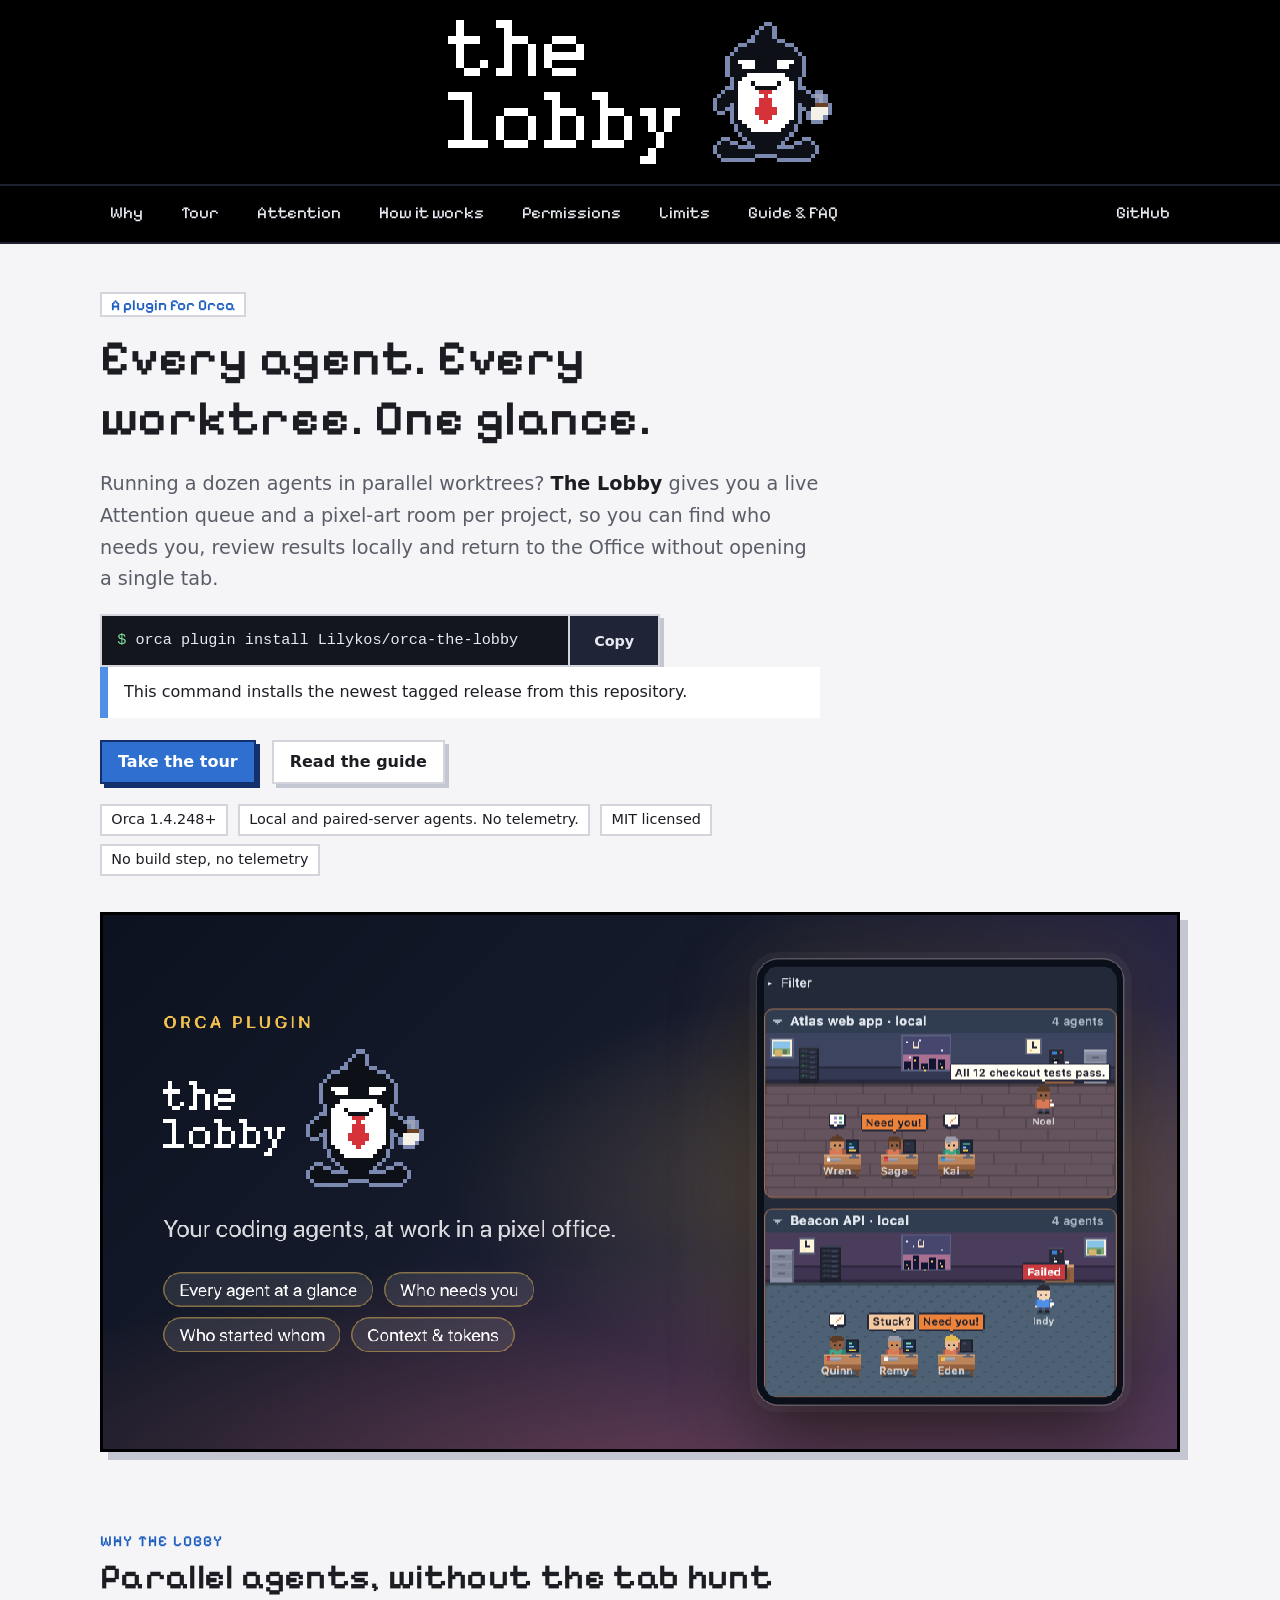
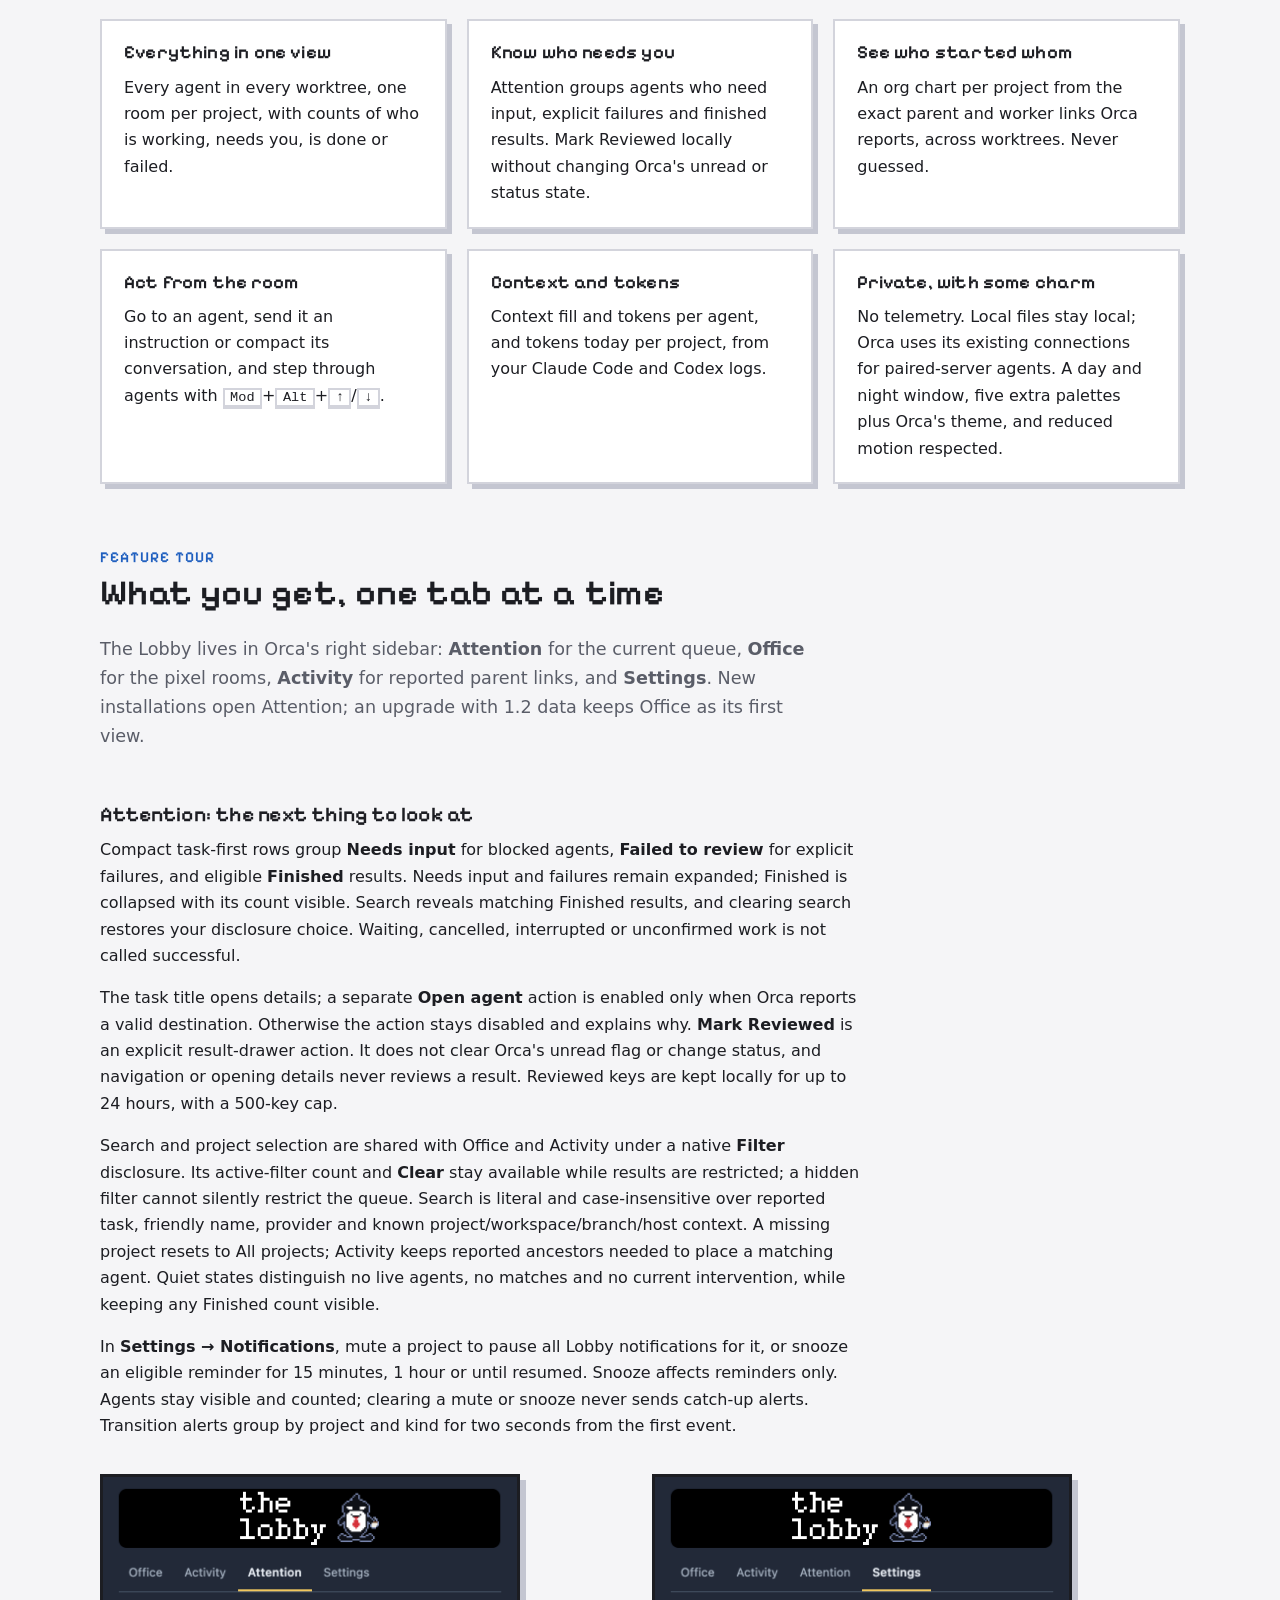
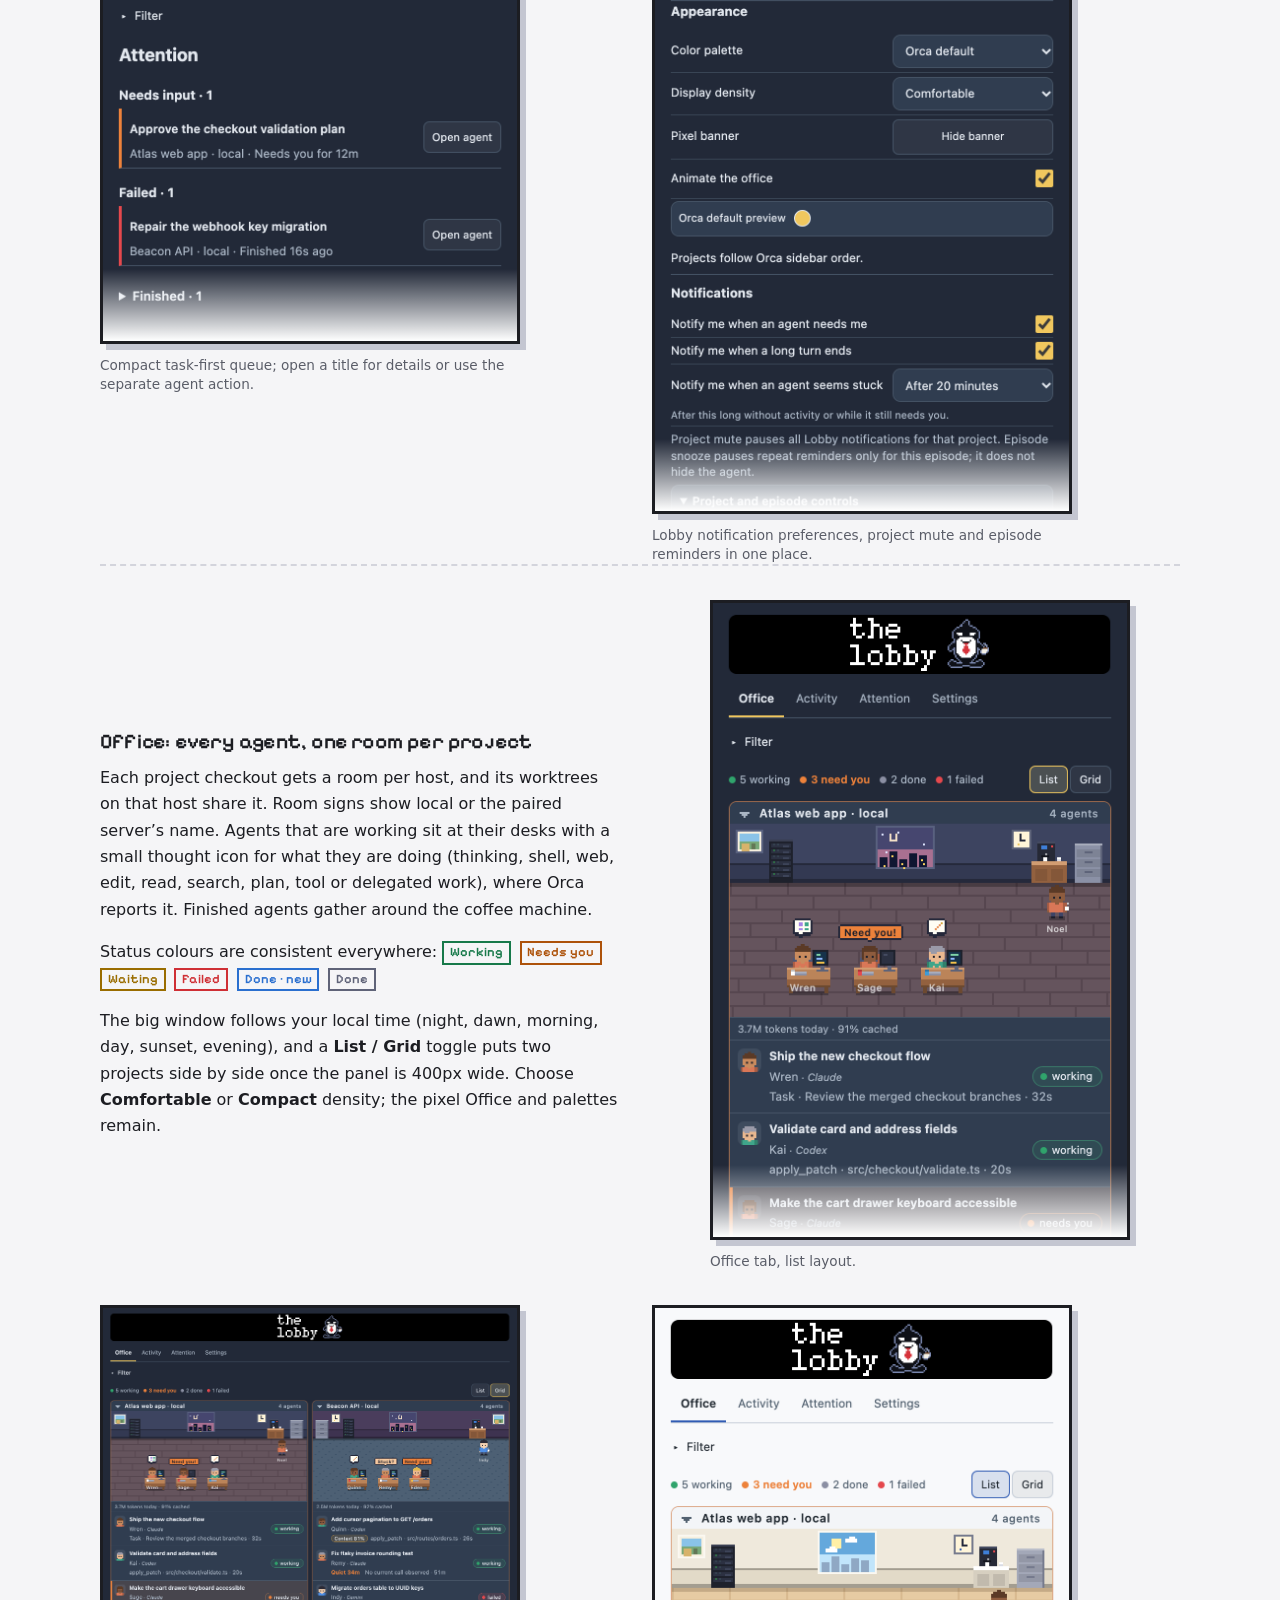
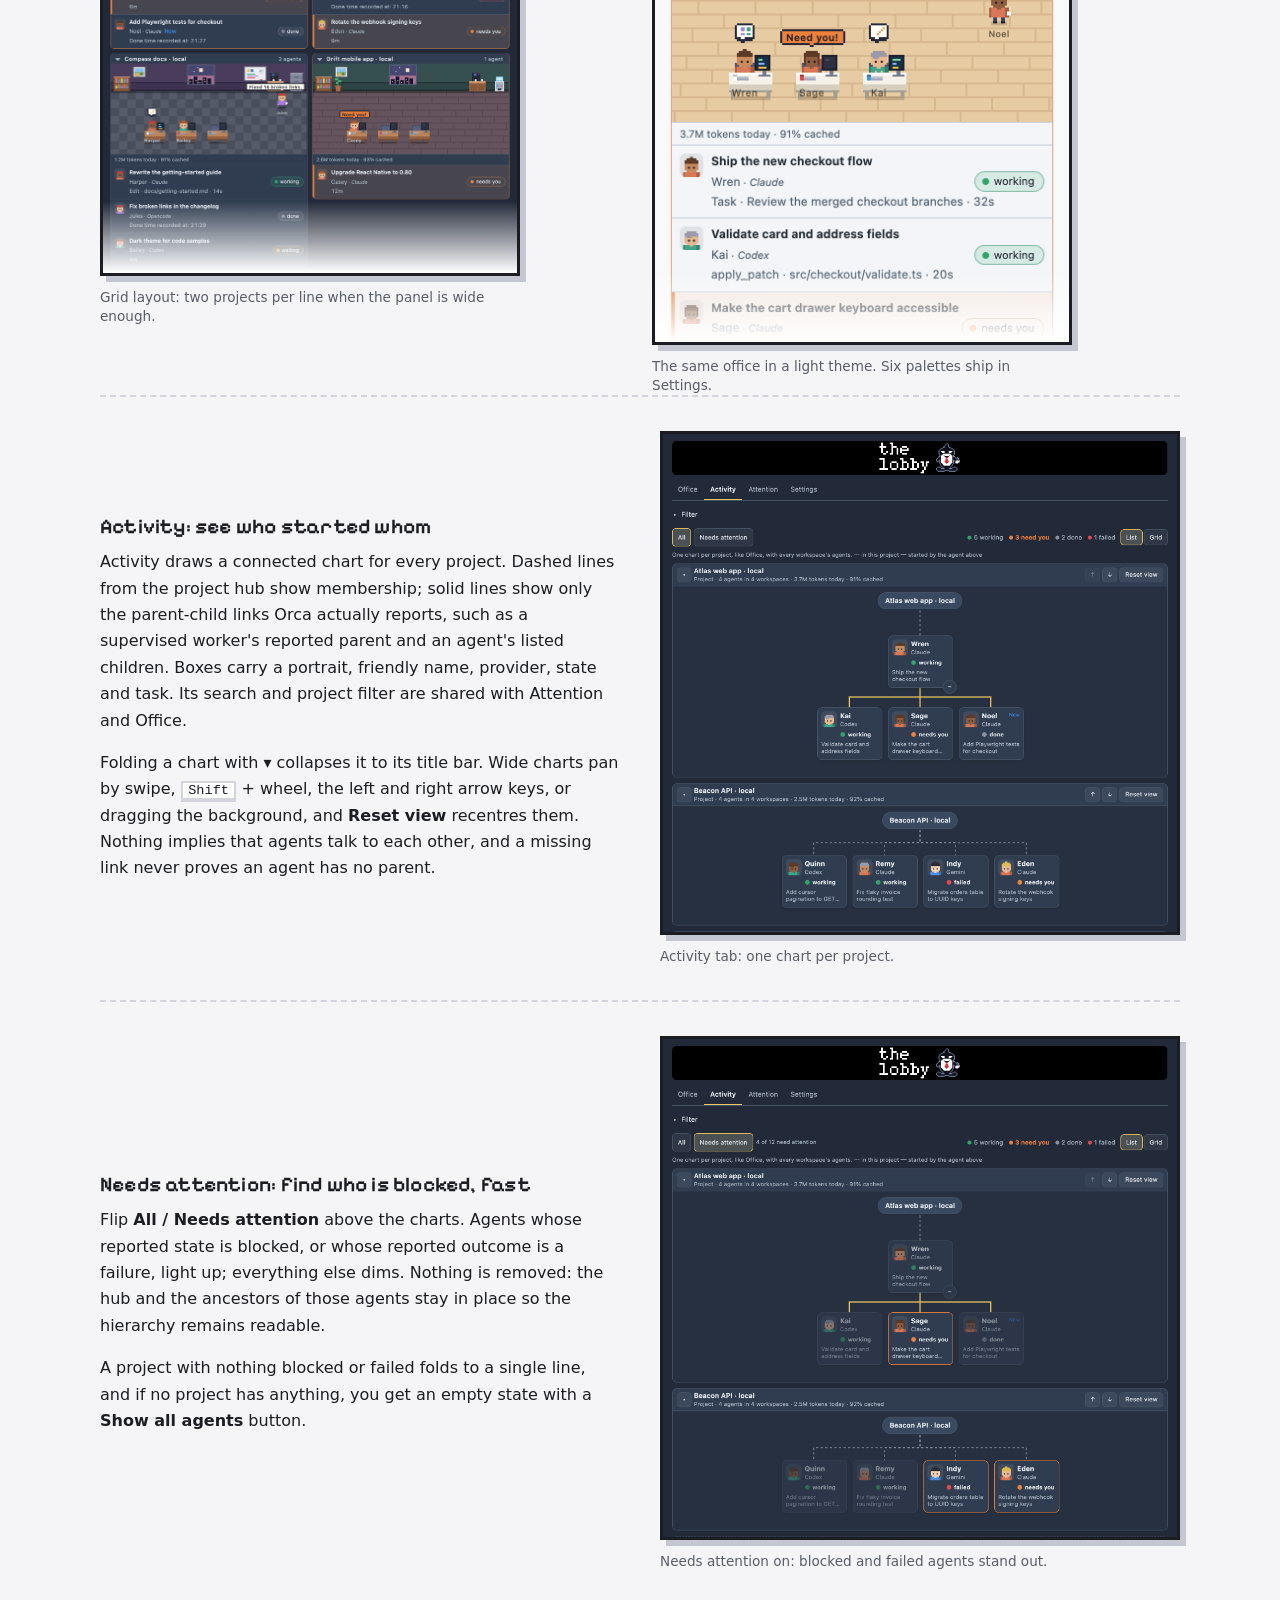
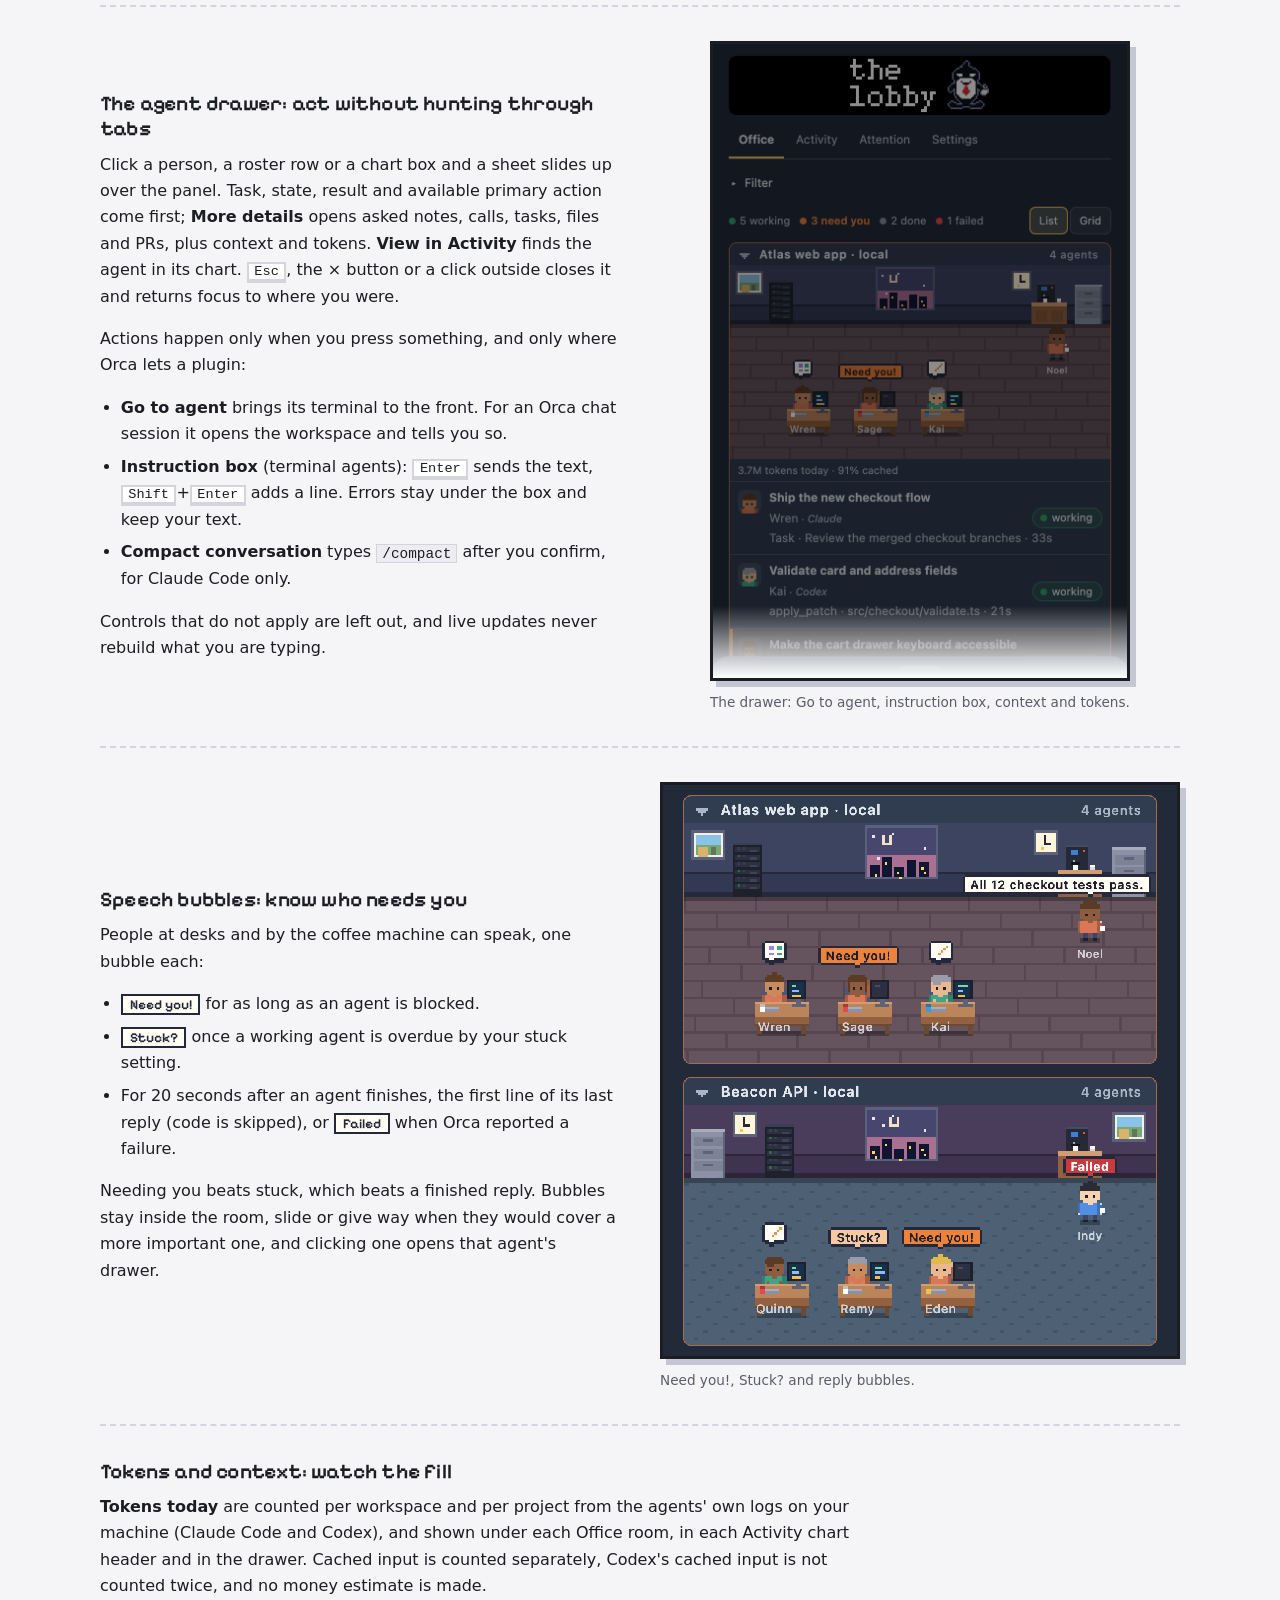
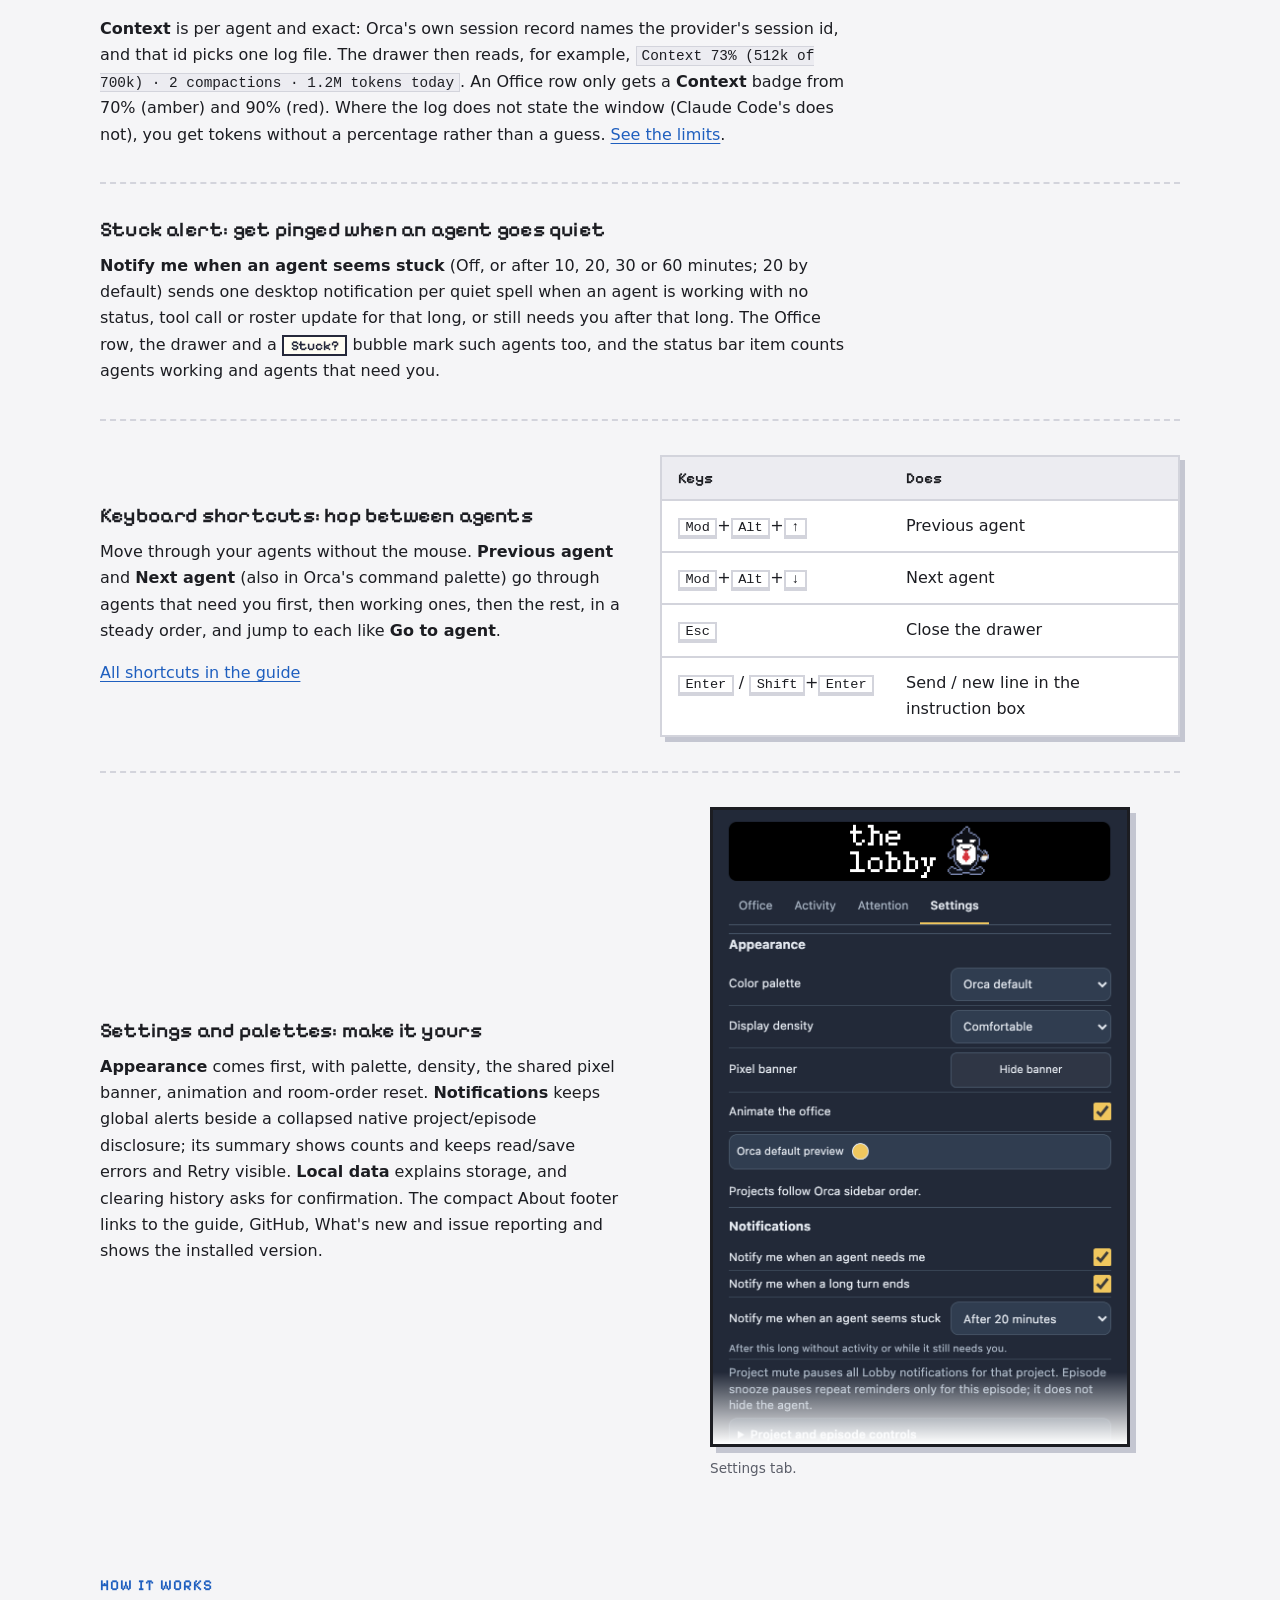
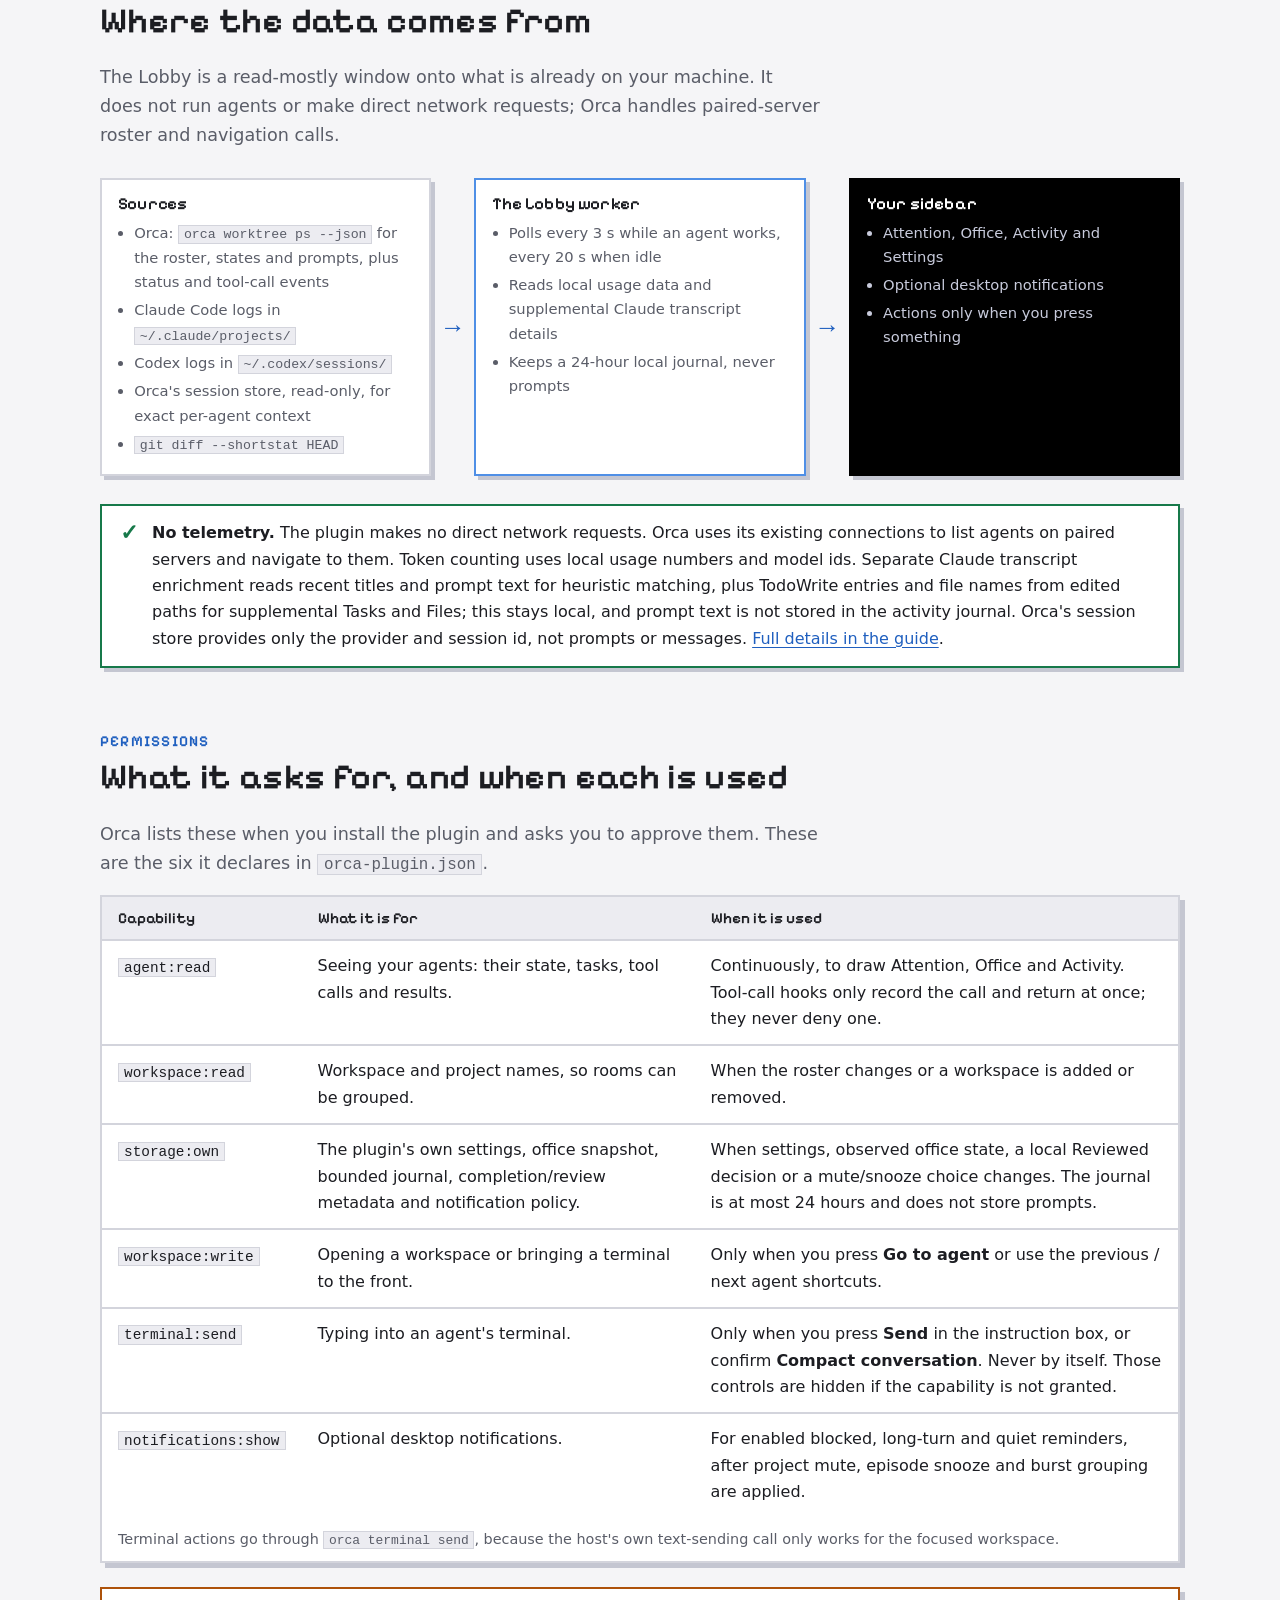
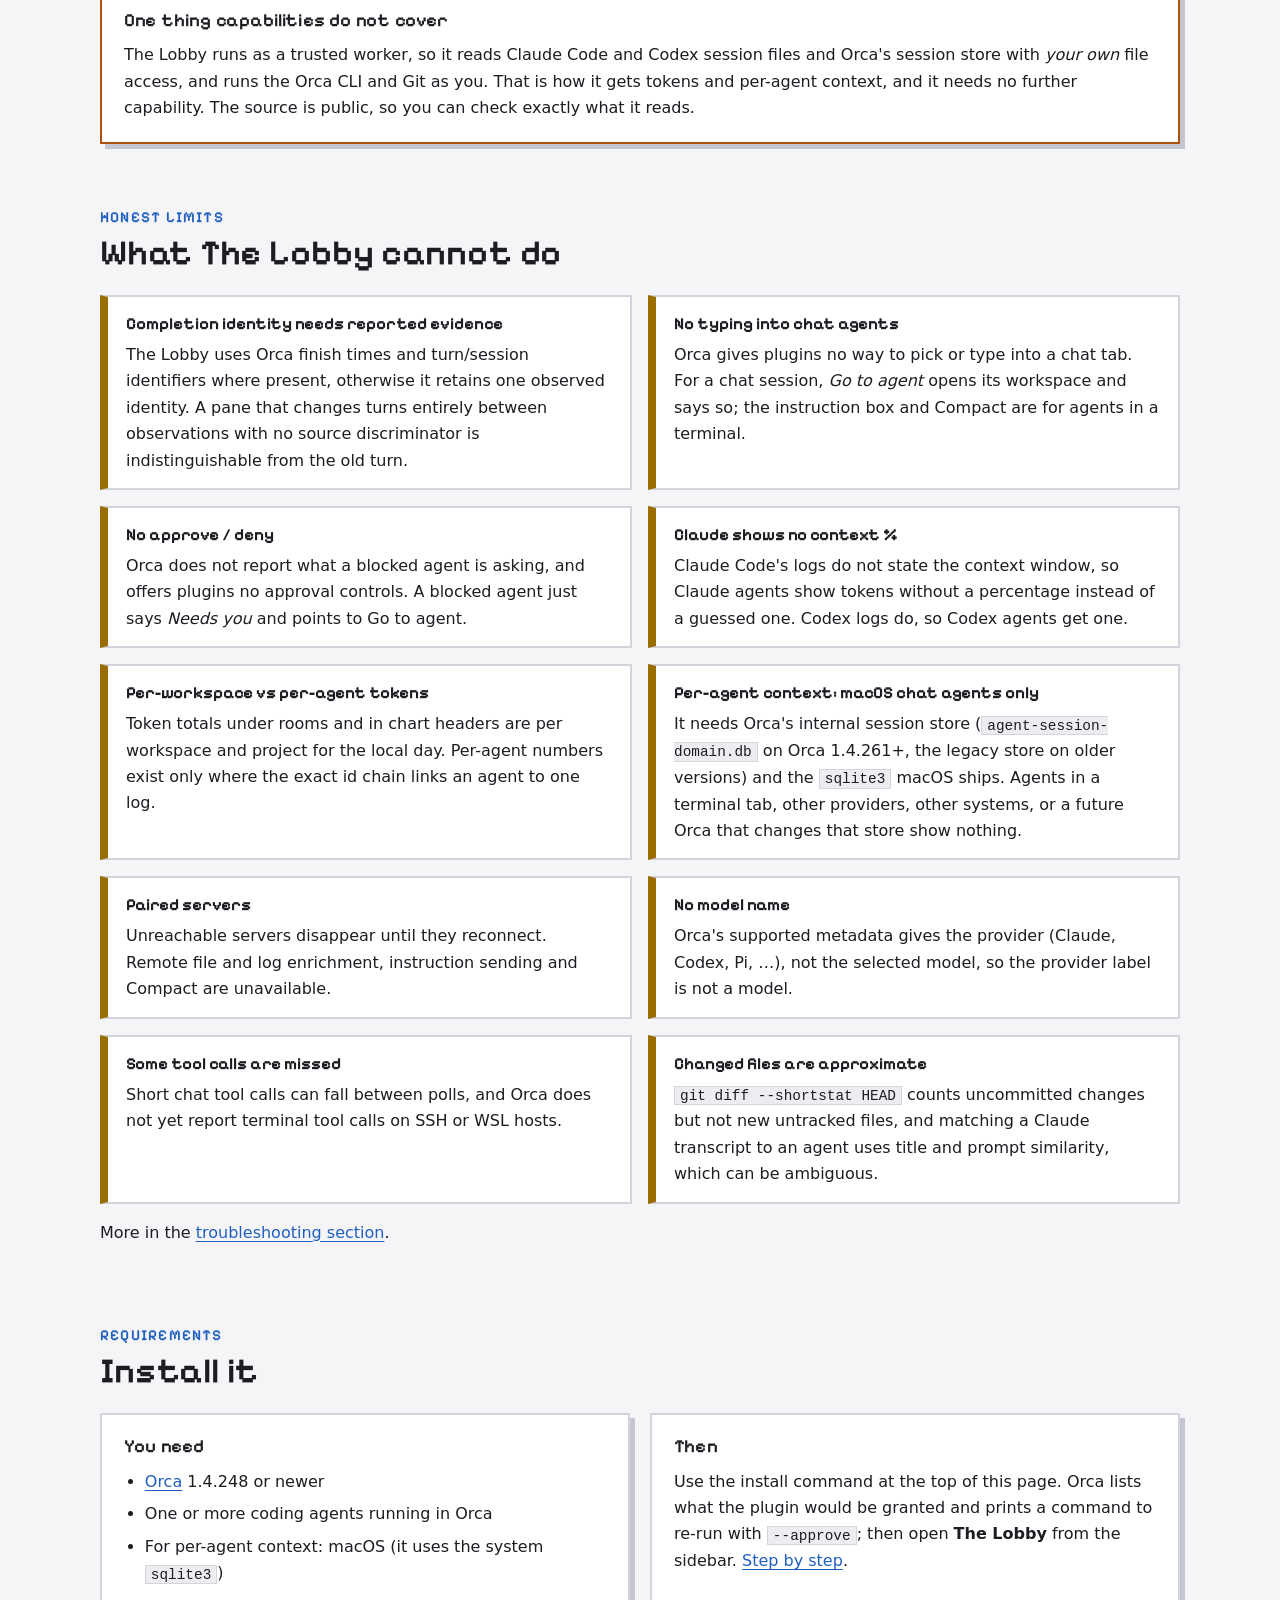
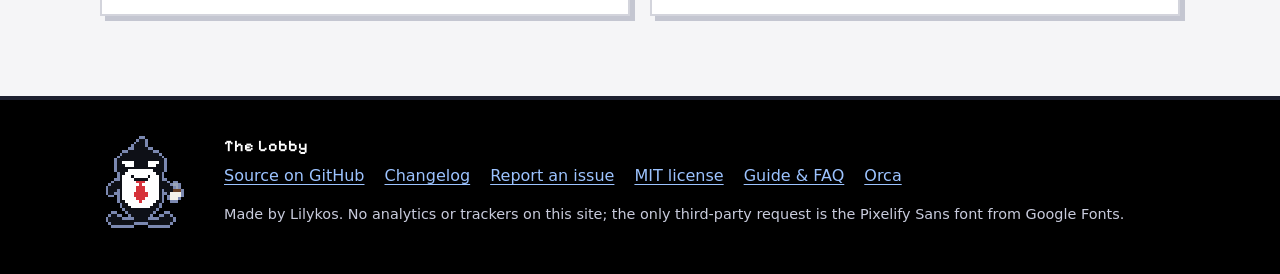
<file: docs/index.html>
<!doctype html>
<html lang="en">
<head>
<meta charset="utf-8">
<meta name="viewport" content="width=device-width, initial-scale=1">
<title>The Lobby: Attention and pixel-art Office for Orca agents</title>
<meta name="description" content="Find blocked agents and results to review in Attention, then return to The Lobby's pixel-art Office and Activity views. Local and paired-server agents, no telemetry, MIT licensed.">
<meta name="theme-color" content="#000000">
<link rel="canonical" href="https://lilykos.github.io/orca-the-lobby/">
<link rel="icon" type="image/png" href="images/icon.png">
<link rel="apple-touch-icon" href="images/icon.png">
<meta property="og:type" content="website">
<meta property="og:site_name" content="The Lobby">
<meta property="og:title" content="The Lobby: Attention and pixel-art Office for Orca agents">
<meta property="og:description" content="Find blocked agents and results to review in Attention, then return to the pixel-art Office and Activity views.">
<meta property="og:url" content="https://lilykos.github.io/orca-the-lobby/">
<meta property="og:image" content="https://lilykos.github.io/orca-the-lobby/images/cover.png">
<meta property="og:image:width" content="1280">
<meta property="og:image:height" content="640">
<meta property="og:image:alt" content="The Lobby, an Orca plugin: your coding agents at work in a pixel office, with Need you!, Stuck? and Failed bubbles.">
<meta name="twitter:card" content="summary_large_image">
<meta name="twitter:title" content="The Lobby: Attention and pixel-art Office for Orca agents">
<meta name="twitter:description" content="Find blocked agents and results to review, then return to the pixel-art Office and Activity views.">
<meta name="twitter:image" content="https://lilykos.github.io/orca-the-lobby/images/cover.png">
<meta name="twitter:image:alt" content="The Lobby, an Orca plugin: your coding agents at work in a pixel office, with Need you!, Stuck? and Failed bubbles.">
<link rel="preconnect" href="https://fonts.googleapis.com">
<link rel="preconnect" href="https://fonts.gstatic.com" crossorigin>
<link rel="stylesheet" href="https://fonts.googleapis.com/css2?family=Pixelify+Sans:wght@500;600&amp;display=swap">
<link rel="stylesheet" href="style.css">
<script type="application/ld+json">
{"@context":"https://schema.org","@type":"SoftwareApplication","name":"The Lobby","applicationCategory":"DeveloperApplication","operatingSystem":"Orca 1.4.248 or newer","description":"An Orca plugin that shows coding agents as pixel-art people in one room per project.","license":"https://opensource.org/licenses/MIT","url":"https://lilykos.github.io/orca-the-lobby/","codeRepository":"https://github.com/Lilykos/orca-the-lobby","offers":{"@type":"Offer","price":"0","priceCurrency":"USD"}}
</script>
</head>
<body>
<a class="skip" href="#main">Skip to content</a>

<header>
  <div class="banner">
    <div class="wrap">
      <a href="./" aria-label="The Lobby, home">
        <img class="title px" src="images/title.svg" width="232" height="144" alt="the lobby">
        <img class="mascot px" src="images/orca.svg" width="128" height="140" alt="" role="presentation">
      </a>
    </div>
  </div>
  <nav class="nav" aria-label="Site">
    <div class="wrap">
      <a href="#why">Why</a>
      <a href="#tour">Tour</a>
      <a href="#attention-queue">Attention</a>
      <a href="#how">How it works</a>
      <a href="#permissions">Permissions</a>
      <a href="#limits">Limits</a>
      <a href="guide.html">Guide &amp; FAQ</a>
      <span class="spacer"></span>
      <a href="https://github.com/Lilykos/orca-the-lobby">GitHub</a>
    </div>
  </nav>
</header>

<main id="main">
<section class="hero">
  <div class="wrap">
    <div class="hero-copy">
      <p class="eyebrow">A plugin for Orca</p>
      <h1>Every agent. Every worktree. One glance.</h1>
      <p class="lead">Running a dozen agents in parallel worktrees? <strong>The Lobby</strong> gives you a live Attention queue and a pixel-art room per project, so you can find who needs you, review results locally and return to the Office without opening a single tab.</p>
      <div class="install">
        <code id="install-cmd">orca plugin install Lilykos/orca-the-lobby</code>
        <button type="button" data-copy="#install-cmd" aria-label="Copy the install command">Copy</button>
      </div>
      <p class="note">This command installs the newest tagged release from this repository.</p>
      <div class="cta">
        <a class="btn" href="#tour">Take the tour</a>
        <a class="btn ghost" href="guide.html">Read the guide</a>
      </div>
      <ul class="facts" aria-label="At a glance">
        <li>Orca 1.4.248+</li>
        <li>Local and paired-server agents. No telemetry.</li>
        <li>MIT licensed</li>
        <li>No build step, no telemetry</li>
      </ul>
    </div>
    <figure class="cover">
      <img class="px" src="images/cover.png" width="1280" height="640" alt="The Lobby in Orca's sidebar: several pixel-art office rooms, one per project, with agents seated at desks, a coffee machine and speech bubbles.">
    </figure>
  </div>
</section>

<section class="block" id="why" aria-labelledby="why-h">
  <div class="wrap">
    <p class="kicker">Why The Lobby</p>
    <h2 id="why-h">Parallel agents, without the tab hunt</h2>
    <div class="grid three">
      <div class="card">
        <h3>Everything in one view</h3>
        <p>Every agent in every worktree, one room per project, with counts of who is working, needs you, is done or failed.</p>
      </div>
      <div class="card">
        <h3>Know who needs you</h3>
        <p>Attention groups agents who need input, explicit failures and finished results. Mark Reviewed locally without changing Orca's unread or status state.</p>
      </div>
      <div class="card">
        <h3>See who started whom</h3>
        <p>An org chart per project from the exact parent and worker links Orca reports, across worktrees. Never guessed.</p>
      </div>
      <div class="card">
        <h3>Act from the room</h3>
        <p>Go to an agent, send it an instruction or compact its conversation, and step through agents with <kbd>Mod</kbd>+<kbd>Alt</kbd>+<kbd>↑</kbd>/<kbd>↓</kbd>.</p>
      </div>
      <div class="card">
        <h3>Context and tokens</h3>
        <p>Context fill and tokens per agent, and tokens today per project, from your Claude Code and Codex logs.</p>
      </div>
      <div class="card">
        <h3>Private, with some charm</h3>
        <p>No telemetry. Local files stay local; Orca uses its existing connections for paired-server agents. A day and night window, five extra palettes plus Orca's theme, and reduced motion respected.</p>
      </div>
    </div>
  </div>
</section>

<section class="block" id="tour" aria-labelledby="tour-h">
  <div class="wrap">
    <p class="kicker">Feature tour</p>
    <h2 id="tour-h">What you get, one tab at a time</h2>
    <p class="intro">The Lobby lives in Orca's right sidebar: <strong>Attention</strong> for the current queue, <strong>Office</strong> for the pixel rooms, <strong>Activity</strong> for reported parent links, and <strong>Settings</strong>. New installations open Attention; an upgrade with 1.2 data keeps Office as its first view.</p>

    <article class="feature wide" id="attention-queue">
      <div class="text">
        <h3>Attention: the next thing to look at</h3>
        <p>Compact task-first rows group <strong>Needs input</strong> for blocked agents, <strong>Failed to review</strong> for explicit failures, and eligible <strong>Finished</strong> results. Needs input and failures remain expanded; Finished is collapsed with its count visible. Search reveals matching Finished results, and clearing search restores your disclosure choice. Waiting, cancelled, interrupted or unconfirmed work is not called successful.</p>
        <p>The task title opens details; a separate <strong>Open agent</strong> action is enabled only when Orca reports a valid destination. Otherwise the action stays disabled and explains why. <strong>Mark Reviewed</strong> is an explicit result-drawer action. It does not clear Orca's unread flag or change status, and navigation or opening details never reviews a result. Reviewed keys are kept locally for up to 24 hours, with a 500-key cap.</p>
        <p>Search and project selection are shared with Office and Activity under a native <strong>Filter</strong> disclosure. Its active-filter count and <strong>Clear</strong> stay available while results are restricted; a hidden filter cannot silently restrict the queue. Search is literal and case-insensitive over reported task, friendly name, provider and known project/workspace/branch/host context. A missing project resets to All projects; Activity keeps reported ancestors needed to place a matching agent. Quiet states distinguish no live agents, no matches and no current intervention, while keeping any Finished count visible.</p>
        <p>In <strong>Settings → Notifications</strong>, mute a project to pause all Lobby notifications for it, or snooze an eligible reminder for 15 minutes, 1 hour or until resumed. Snooze affects reminders only. Agents stay visible and counted; clearing a mute or snooze never sends catch-up alerts. Transition alerts group by project and kind for two seconds from the first event.</p>
      </div>
    </article>

    <div class="gallery" aria-label="Attention and notification controls">
      <figure class="shot">
        <div class="frame tall"><a href="images/attention-inbox.png" title="Open the full-size image"><img src="images/attention-inbox.png" width="840" height="942" loading="lazy" alt="Compact Attention task rows, Filter disclosure and a counted collapsed Finished group."></a></div>
        <figcaption>Compact task-first queue; open a title for details or use the separate agent action.</figcaption>
      </figure>
      <figure class="shot">
        <div class="frame tall"><a href="images/notification-controls.png" title="Open the full-size image"><img src="images/notification-controls.png" width="840" height="1848" loading="lazy" alt="The expanded Settings notification controls with project mute and current-episode reminder snooze."></a></div>
        <figcaption>Lobby notification preferences, project mute and episode reminders in one place.</figcaption>
      </figure>
    </div>

    <article class="feature" id="office">
      <div class="text">
        <h3>Office: every agent, one room per project</h3>
        <p>Each project checkout gets a room per host, and its worktrees on that host share it. Room signs show local or the paired server’s name. Agents that are working sit at their desks with a small thought icon for what they are doing (thinking, shell, web, edit, read, search, plan, tool or delegated work), where Orca reports it. Finished agents gather around the coffee machine.</p>
        <p>Status colours are consistent everywhere:
          <span class="tag working">Working</span>
          <span class="tag blocked">Needs you</span>
          <span class="tag waiting">Waiting</span>
          <span class="tag failed">Failed</span>
          <span class="tag unread">Done · new</span>
          <span class="tag done">Done</span>
        </p>
        <p>The big window follows your local time (night, dawn, morning, day, sunset, evening), and a <strong>List / Grid</strong> toggle puts two projects side by side once the panel is 400px wide. Choose <strong>Comfortable</strong> or <strong>Compact</strong> density; the pixel Office and palettes remain.</p>
      </div>
      <figure class="shot narrow">
        <div class="frame tall"><a href="images/office.png" title="Open the full-size image"><img src="images/office.png" width="420" height="1263" loading="lazy" alt="The Office tab in dark theme: a list of rooms, each with a sign, pixel people at desks and a roster of agents beneath."></a></div>
        <figcaption>Office tab, list layout.</figcaption>
      </figure>
    </article>

    <div class="gallery" aria-label="More Office views">
      <figure class="shot">
        <div class="frame tall"><a href="images/office-grid.png" title="Open the full-size image"><img src="images/office-grid.png" width="900" height="1189" loading="lazy" alt="The Office tab in Grid layout, two project rooms per row."></a></div>
        <figcaption>Grid layout: two projects per line when the panel is wide enough.</figcaption>
      </figure>
      <figure class="shot">
        <div class="frame tall"><a href="images/office-light.png" title="Open the full-size image"><img src="images/office-light.png" width="420" height="1263" loading="lazy" alt="The Office tab in a light theme with bright walls and wooden floors."></a></div>
        <figcaption>The same office in a light theme. Six palettes ship in Settings.</figcaption>
      </figure>
    </div>

    <article class="feature flip" id="activity">
      <div class="text">
        <h3>Activity: see who started whom</h3>
        <p>Activity draws a connected chart for every project. Dashed lines from the project hub show membership; solid lines show only the parent-child links Orca actually reports, such as a supervised worker's reported parent and an agent's listed children. Boxes carry a portrait, friendly name, provider, state and task. Its search and project filter are shared with Attention and Office.</p>
        <p>Folding a chart with ▾ collapses it to its title bar. Wide charts pan by swipe, <kbd>Shift</kbd> + wheel, the left and right arrow keys, or dragging the background, and <strong>Reset view</strong> recentres them. Nothing implies that agents talk to each other, and a missing link never proves an agent has no parent.</p>
      </div>
      <figure class="shot">
        <div class="frame"><a href="images/activity.png" title="Open the full-size image"><img src="images/activity.png" width="900" height="832" loading="lazy" alt="The Activity tab: connected org charts with a project hub linked to agent boxes showing portrait, name, provider, state and task."></a></div>
        <figcaption>Activity tab: one chart per project.</figcaption>
      </figure>
    </article>

    <article class="feature" id="attention">
      <div class="text">
        <h3>Needs attention: find who is blocked, fast</h3>
        <p>Flip <strong>All / Needs attention</strong> above the charts. Agents whose reported state is blocked, or whose reported outcome is a failure, light up; everything else dims. Nothing is removed: the hub and the ancestors of those agents stay in place so the hierarchy remains readable.</p>
        <p>A project with nothing blocked or failed folds to a single line, and if no project has anything, you get an empty state with a <strong>Show all agents</strong> button.</p>
      </div>
      <figure class="shot">
        <div class="frame"><a href="images/attention.png" title="Open the full-size image"><img src="images/attention.png" width="900" height="832" loading="lazy" alt="The Activity tab with Needs attention switched on: blocked and failed agents highlighted, others dimmed."></a></div>
        <figcaption>Needs attention on: blocked and failed agents stand out.</figcaption>
      </figure>
    </article>

    <article class="feature flip" id="drawer">
      <div class="text">
        <h3>The agent drawer: act without hunting through tabs</h3>
        <p>Click a person, a roster row or a chart box and a sheet slides up over the panel. Task, state, result and available primary action come first; <strong>More details</strong> opens asked notes, calls, tasks, files and PRs, plus context and tokens. <strong>View in Activity</strong> finds the agent in its chart. <kbd>Esc</kbd>, the × button or a click outside closes it and returns focus to where you were.</p>
        <p>Actions happen only when you press something, and only where Orca lets a plugin:</p>
        <ul>
          <li><strong>Go to agent</strong> brings its terminal to the front. For an Orca chat session it opens the workspace and tells you so.</li>
          <li><strong>Instruction box</strong> (terminal agents): <kbd>Enter</kbd> sends the text, <kbd>Shift</kbd>+<kbd>Enter</kbd> adds a line. Errors stay under the box and keep your text.</li>
          <li><strong>Compact conversation</strong> types <code>/compact</code> after you confirm, for Claude Code only.</li>
        </ul>
        <p>Controls that do not apply are left out, and live updates never rebuild what you are typing.</p>
      </div>
      <figure class="shot narrow">
        <div class="frame tall"><a href="images/drawer.png" title="Open the full-size image"><img src="images/drawer.png" width="420" height="950" loading="lazy" alt="The agent drawer: Go to agent button, an instruction box, and the agent's context and token lines."></a></div>
        <figcaption>The drawer: Go to agent, instruction box, context and tokens.</figcaption>
      </figure>
    </article>

    <article class="feature" id="bubbles">
      <div class="text">
        <h3>Speech bubbles: know who needs you</h3>
        <p>People at desks and by the coffee machine can speak, one bubble each:</p>
        <ul>
          <li><span class="bubble">Need you!</span> for as long as an agent is blocked.</li>
          <li><span class="bubble">Stuck?</span> once a working agent is overdue by your stuck setting.</li>
          <li>For 20 seconds after an agent finishes, the first line of its last reply (code is skipped), or <span class="bubble">Failed</span> when Orca reported a failure.</li>
        </ul>
        <p>Needing you beats stuck, which beats a finished reply. Bubbles stay inside the room, slide or give way when they would cover a more important one, and clicking one opens that agent's drawer.</p>
      </div>
      <figure class="shot">
        <div class="frame"><img class="px" src="images/bubbles.png" width="420" height="466" loading="lazy" alt="Close-up of a room: pixel people with speech bubbles reading Need you!, Stuck? and a short reply."></div>
        <figcaption>Need you!, Stuck? and reply bubbles.</figcaption>
      </figure>
    </article>

    <article class="feature wide" id="tokens">
      <div class="text">
        <h3>Tokens and context: watch the fill</h3>
        <p><strong>Tokens today</strong> are counted per workspace and per project from the agents' own logs on your machine (Claude Code and Codex), and shown under each Office room, in each Activity chart header and in the drawer. Cached input is counted separately, Codex's cached input is not counted twice, and no money estimate is made.</p>
        <p><strong>Context</strong> is per agent and exact: Orca's own session record names the provider's session id, and that id picks one log file. The drawer then reads, for example, <code>Context 73% (512k of 700k) · 2 compactions · 1.2M tokens today</code>. An Office row only gets a <strong>Context</strong> badge from 70% (amber) and 90% (red). Where the log does not state the window (Claude Code's does not), you get tokens without a percentage rather than a guess. <a href="#limits">See the limits</a>.</p>
      </div>
    </article>

    <article class="feature wide" id="stuck">
      <div class="text">
        <h3>Stuck alert: get pinged when an agent goes quiet</h3>
        <p><strong>Notify me when an agent seems stuck</strong> (Off, or after 10, 20, 30 or 60 minutes; 20 by default) sends one desktop notification per quiet spell when an agent is working with no status, tool call or roster update for that long, or still needs you after that long. The Office row, the drawer and a <span class="bubble">Stuck?</span> bubble mark such agents too, and the status bar item counts agents working and agents that need you.</p>
      </div>
    </article>

    <article class="feature flip" id="keys">
      <div class="text">
        <h3>Keyboard shortcuts: hop between agents</h3>
        <p>Move through your agents without the mouse. <strong>Previous agent</strong> and <strong>Next agent</strong> (also in Orca's command palette) go through agents that need you first, then working ones, then the rest, in a steady order, and jump to each like <strong>Go to agent</strong>.</p>
        <p><a href="guide.html#shortcuts">All shortcuts in the guide</a></p>
      </div>
      <div class="table-wrap slim">
        <table>
          <thead><tr><th scope="col">Keys</th><th scope="col">Does</th></tr></thead>
          <tbody>
            <tr><td><kbd>Mod</kbd>+<kbd>Alt</kbd>+<kbd>↑</kbd></td><td>Previous agent</td></tr>
            <tr><td><kbd>Mod</kbd>+<kbd>Alt</kbd>+<kbd>↓</kbd></td><td>Next agent</td></tr>
            <tr><td><kbd>Esc</kbd></td><td>Close the drawer</td></tr>
            <tr><td><kbd>Enter</kbd> / <kbd>Shift</kbd>+<kbd>Enter</kbd></td><td>Send / new line in the instruction box</td></tr>
          </tbody>
        </table>
      </div>
    </article>

    <article class="feature" id="settings">
      <div class="text">
        <h3>Settings and palettes: make it yours</h3>
        <p><strong>Appearance</strong> comes first, with palette, density, the shared pixel banner, animation and room-order reset. <strong>Notifications</strong> keeps global alerts beside a collapsed native project/episode disclosure; its summary shows counts and keeps read/save errors and Retry visible. <strong>Local data</strong> explains storage, and clearing history asks for confirmation. The compact About footer links to the guide, GitHub, What's new and issue reporting and shows the installed version.</p>
      </div>
      <figure class="shot narrow">
        <div class="frame tall"><a href="images/settings.png" title="Open the full-size image"><img src="images/settings.png" width="840" height="1847" loading="lazy" alt="The Settings tab with Appearance first, a collapsed project and episode controls disclosure, Local data and About links."></a></div>
        <figcaption>Settings tab.</figcaption>
      </figure>
    </article>
  </div>
</section>

<section class="block" id="how" aria-labelledby="how-h">
  <div class="wrap">
    <p class="kicker">How it works</p>
    <h2 id="how-h">Where the data comes from</h2>
    <p class="intro">The Lobby is a read-mostly window onto what is already on your machine. It does not run agents or make direct network requests; Orca handles paired-server roster and navigation calls.</p>

    <div class="flow" role="group" aria-label="Data flow from your machine to the panel">
      <div class="node">
        <h3>Sources</h3>
        <ul>
          <li>Orca: <code>orca worktree ps --json</code> for the roster, states and prompts, plus status and tool-call events</li>
          <li>Claude Code logs in <code>~/.claude/projects/</code></li>
          <li>Codex logs in <code>~/.codex/sessions/</code></li>
          <li>Orca's session store, read-only, for exact per-agent context</li>
          <li><code>git diff --shortstat HEAD</code></li>
        </ul>
      </div>
      <div class="arrow" aria-hidden="true"></div>
      <div class="node worker">
        <h3>The Lobby worker</h3>
        <ul>
          <li>Polls every 3 s while an agent works, every 20 s when idle</li>
          <li>Reads local usage data and supplemental Claude transcript details</li>
          <li>Keeps a 24-hour local journal, never prompts</li>
        </ul>
      </div>
      <div class="arrow" aria-hidden="true"></div>
      <div class="node you">
        <h3>Your sidebar</h3>
        <ul>
          <li>Attention, Office, Activity and Settings</li>
          <li>Optional desktop notifications</li>
          <li>Actions only when you press something</li>
        </ul>
      </div>
    </div>

    <div class="local-note">
      <span class="mark" aria-hidden="true">✓</span>
      <p><strong>No telemetry.</strong> The plugin makes no direct network requests. Orca uses its existing connections to list agents on paired servers and navigate to them. Token counting uses local usage numbers and model ids. Separate Claude transcript enrichment reads recent titles and prompt text for heuristic matching, plus TodoWrite entries and file names from edited paths for supplemental Tasks and Files; this stays local, and prompt text is not stored in the activity journal. Orca's session store provides only the provider and session id, not prompts or messages. <a href="guide.html#data">Full details in the guide</a>.</p>
    </div>
  </div>
</section>

<section class="block" id="permissions" aria-labelledby="perm-h">
  <div class="wrap">
    <p class="kicker">Permissions</p>
    <h2 id="perm-h">What it asks for, and when each is used</h2>
    <p class="intro">Orca lists these when you install the plugin and asks you to approve them. These are the six it declares in <code>orca-plugin.json</code>.</p>
    <div class="table-wrap stack">
      <table>
        <thead><tr><th scope="col">Capability</th><th scope="col">What it is for</th><th scope="col">When it is used</th></tr></thead>
        <tbody>
          <tr><td data-label="Capability"><code>agent:read</code></td><td data-label="What it is for">Seeing your agents: their state, tasks, tool calls and results.</td><td data-label="When it is used">Continuously, to draw Attention, Office and Activity. Tool-call hooks only record the call and return at once; they never deny one.</td></tr>
          <tr><td data-label="Capability"><code>workspace:read</code></td><td data-label="What it is for">Workspace and project names, so rooms can be grouped.</td><td data-label="When it is used">When the roster changes or a workspace is added or removed.</td></tr>
          <tr><td data-label="Capability"><code>storage:own</code></td><td data-label="What it is for">The plugin's own settings, office snapshot, bounded journal, completion/review metadata and notification policy.</td><td data-label="When it is used">When settings, observed office state, a local Reviewed decision or a mute/snooze choice changes. The journal is at most 24 hours and does not store prompts.</td></tr>
          <tr><td data-label="Capability"><code>workspace:write</code></td><td data-label="What it is for">Opening a workspace or bringing a terminal to the front.</td><td data-label="When it is used">Only when you press <strong>Go to agent</strong> or use the previous / next agent shortcuts.</td></tr>
          <tr><td data-label="Capability"><code>terminal:send</code></td><td data-label="What it is for">Typing into an agent's terminal.</td><td data-label="When it is used">Only when you press <strong>Send</strong> in the instruction box, or confirm <strong>Compact conversation</strong>. Never by itself. Those controls are hidden if the capability is not granted.</td></tr>
          <tr><td data-label="Capability"><code>notifications:show</code></td><td data-label="What it is for">Optional desktop notifications.</td><td data-label="When it is used">For enabled blocked, long-turn and quiet reminders, after project mute, episode snooze and burst grouping are applied.</td></tr>
        </tbody>
        <caption>Terminal actions go through <code>orca terminal send</code>, because the host's own text-sending call only works for the focused workspace.</caption>
      </table>
    </div>
    <div class="card warn" style="margin-top:24px">
      <h3>One thing capabilities do not cover</h3>
      <p>The Lobby runs as a trusted worker, so it reads Claude Code and Codex session files and Orca's session store with <em>your own</em> file access, and runs the Orca CLI and Git as you. That is how it gets tokens and per-agent context, and it needs no further capability. The source is public, so you can check exactly what it reads.</p>
    </div>
  </div>
</section>

<section class="block" id="limits" aria-labelledby="limits-h">
  <div class="wrap">
    <p class="kicker">Honest limits</p>
    <h2 id="limits-h">What The Lobby cannot do</h2>
    <ul class="limits">
      <li><strong>Completion identity needs reported evidence</strong>The Lobby uses Orca finish times and turn/session identifiers where present, otherwise it retains one observed identity. A pane that changes turns entirely between observations with no source discriminator is indistinguishable from the old turn.</li>
      <li><strong>No typing into chat agents</strong>Orca gives plugins no way to pick or type into a chat tab. For a chat session, <em>Go to agent</em> opens its workspace and says so; the instruction box and Compact are for agents in a terminal.</li>
      <li><strong>No approve / deny</strong>Orca does not report what a blocked agent is asking, and offers plugins no approval controls. A blocked agent just says <em>Needs you</em> and points to Go to agent.</li>
      <li><strong>Claude shows no context %</strong>Claude Code's logs do not state the context window, so Claude agents show tokens without a percentage instead of a guessed one. Codex logs do, so Codex agents get one.</li>
      <li><strong>Per-workspace vs per-agent tokens</strong>Token totals under rooms and in chart headers are per workspace and project for the local day. Per-agent numbers exist only where the exact id chain links an agent to one log.</li>
      <li><strong>Per-agent context: macOS chat agents only</strong>It needs Orca's internal session store (<code>agent-session-domain.db</code> on Orca 1.4.261+, the legacy store on older versions) and the <code>sqlite3</code> macOS ships. Agents in a terminal tab, other providers, other systems, or a future Orca that changes that store show nothing.</li>
      <li><strong>Paired servers</strong>Unreachable servers disappear until they reconnect. Remote file and log enrichment, instruction sending and Compact are unavailable.</li>
      <li><strong>No model name</strong>Orca's supported metadata gives the provider (Claude, Codex, Pi, …), not the selected model, so the provider label is not a model.</li>
      <li><strong>Some tool calls are missed</strong>Short chat tool calls can fall between polls, and Orca does not yet report terminal tool calls on SSH or WSL hosts.</li>
      <li><strong>Changed files are approximate</strong><code>git diff --shortstat HEAD</code> counts uncommitted changes but not new untracked files, and matching a Claude transcript to an agent uses title and prompt similarity, which can be ambiguous.</li>
    </ul>
    <p>More in the <a href="guide.html#troubleshooting">troubleshooting section</a>.</p>
  </div>
</section>

<section class="block" id="requirements" aria-labelledby="req-h">
  <div class="wrap">
    <p class="kicker">Requirements</p>
    <h2 id="req-h">Install it</h2>
    <div class="grid two">
      <div class="card">
        <h3>You need</h3>
        <ul>
          <li><a href="https://onorca.dev">Orca</a> 1.4.248 or newer</li>
          <li>One or more coding agents running in Orca</li>
          <li>For per-agent context: macOS (it uses the system <code>sqlite3</code>)</li>
        </ul>
      </div>
      <div class="card">
        <h3>Then</h3>
        <p>Use the install command at the top of this page. Orca lists what the plugin would be granted and prints a command to re-run with <code>--approve</code>; then open <strong>The Lobby</strong> from the sidebar. <a href="guide.html#install">Step by step</a>.</p>
      </div>
    </div>
  </div>
</section>
</main>

<footer>
  <div class="wrap">
    <img class="mascot px" src="images/orca.svg" width="84" height="92" alt="">
    <div>
      <h2>The Lobby</h2>
      <ul>
        <li><a href="https://github.com/Lilykos/orca-the-lobby">Source on GitHub</a></li>
        <li><a href="https://github.com/Lilykos/orca-the-lobby/blob/main/CHANGELOG.md">Changelog</a></li>
        <li><a href="https://github.com/Lilykos/orca-the-lobby/issues">Report an issue</a></li>
        <li><a href="https://github.com/Lilykos/orca-the-lobby/blob/main/LICENSE">MIT license</a></li>
        <li><a href="guide.html">Guide &amp; FAQ</a></li>
        <li><a href="https://onorca.dev">Orca</a></li>
      </ul>
      <p style="margin-top:14px">Made by Lilykos. No analytics or trackers on this site; the only third-party request is the Pixelify Sans font from Google Fonts.</p>
    </div>
  </div>
</footer>
<script src="site.js" defer></script>
</body>
</html>
</file>
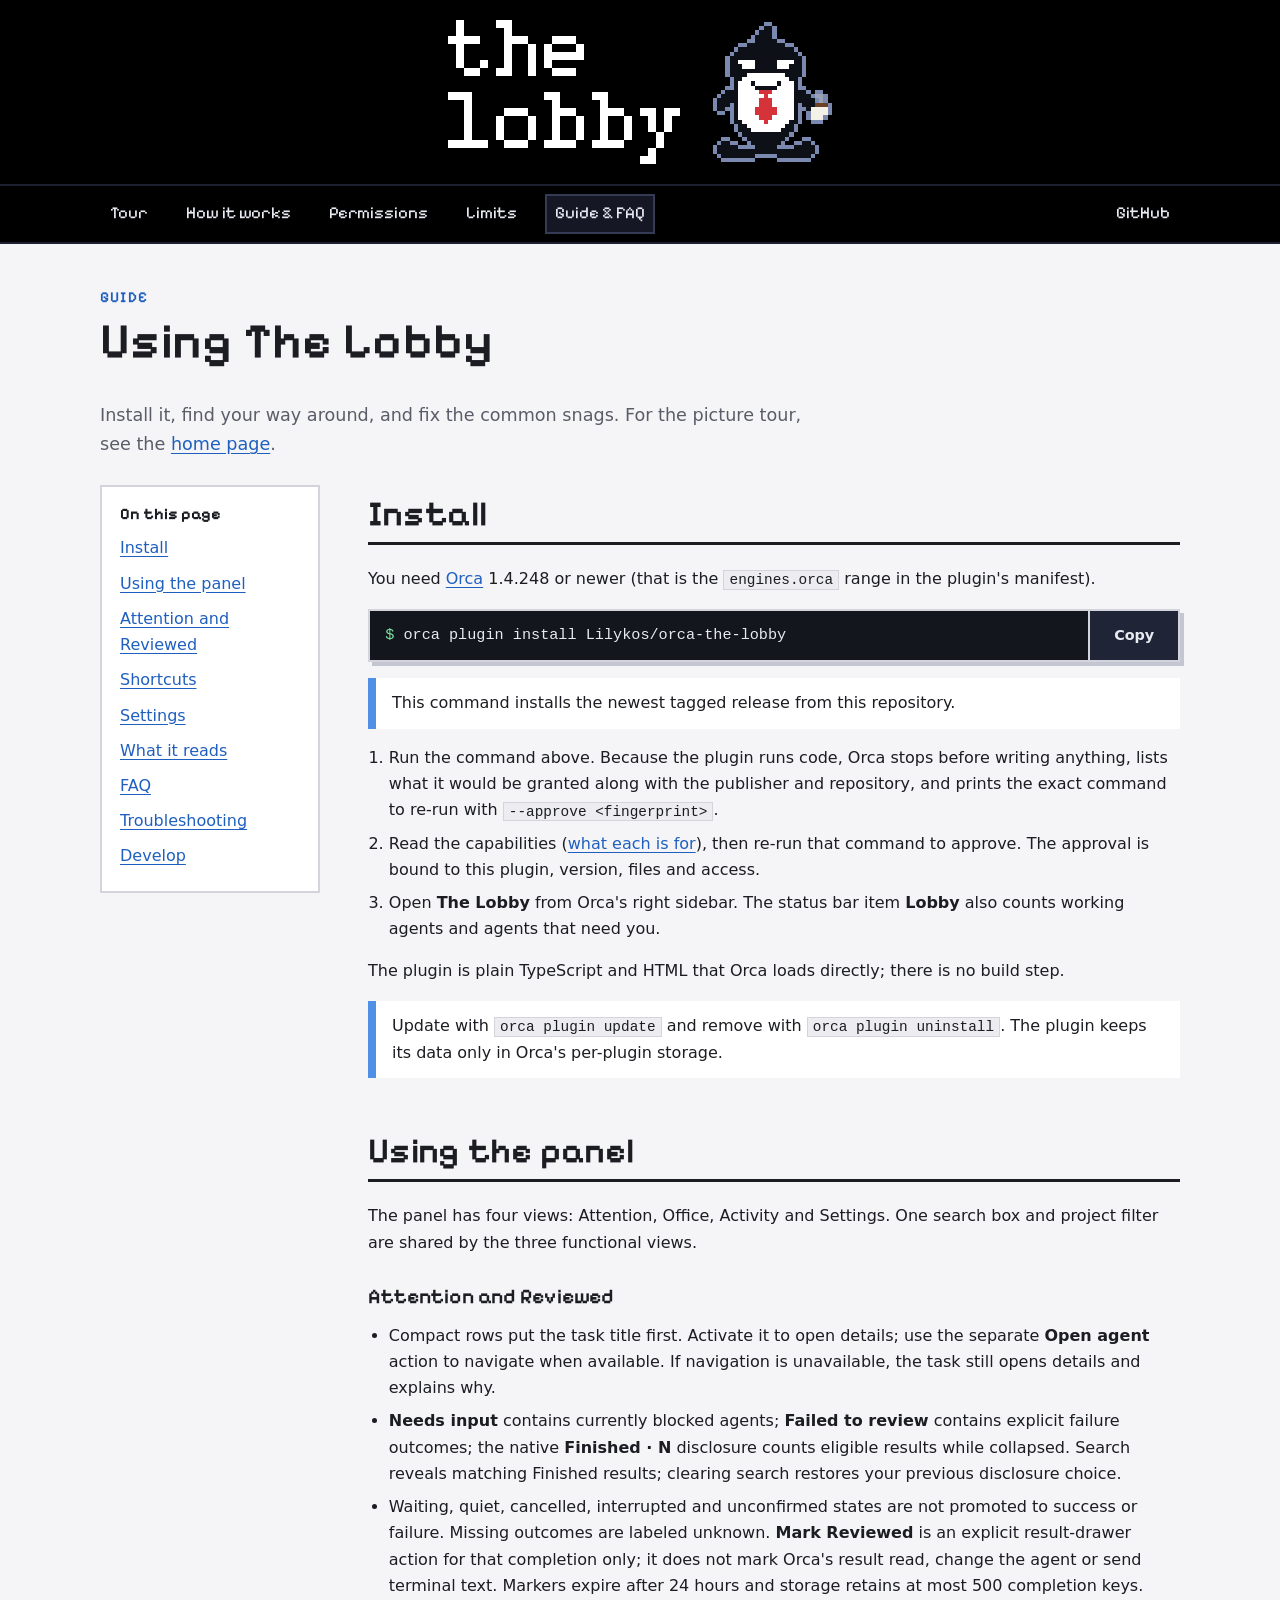
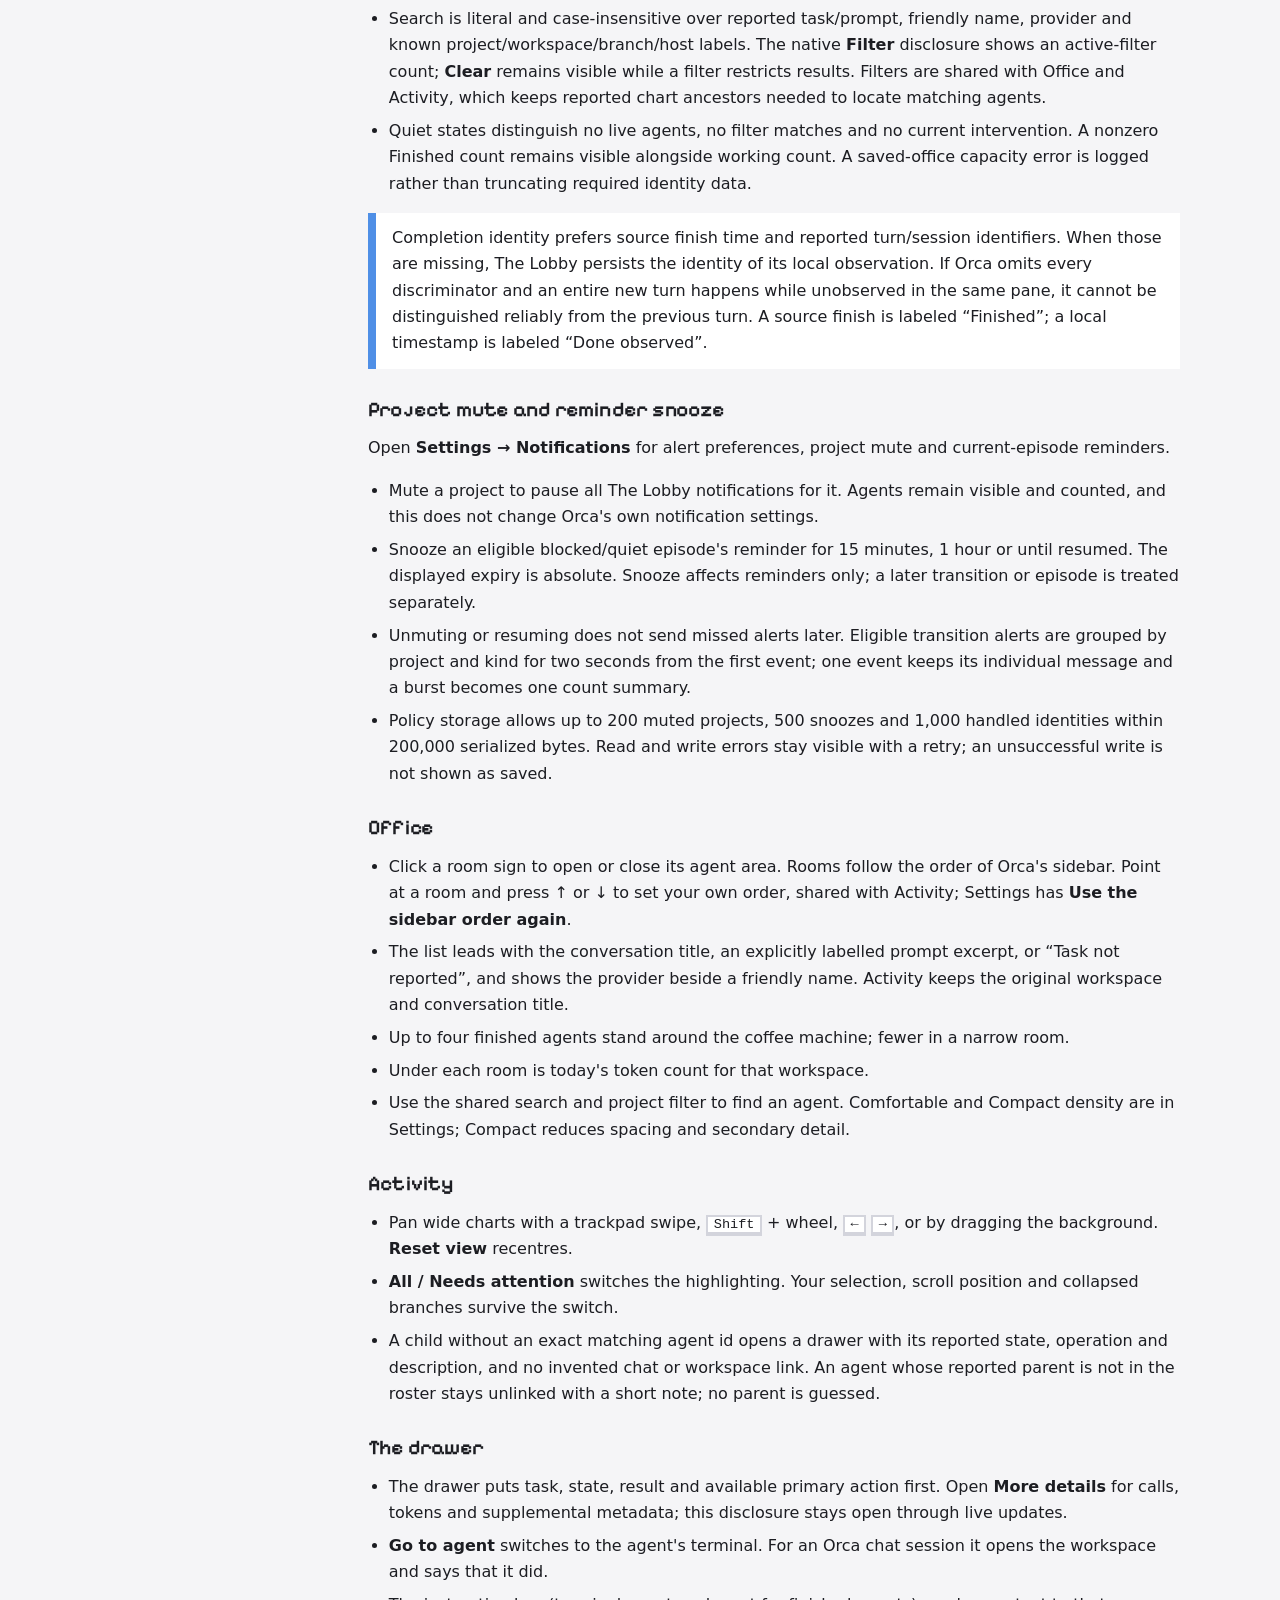
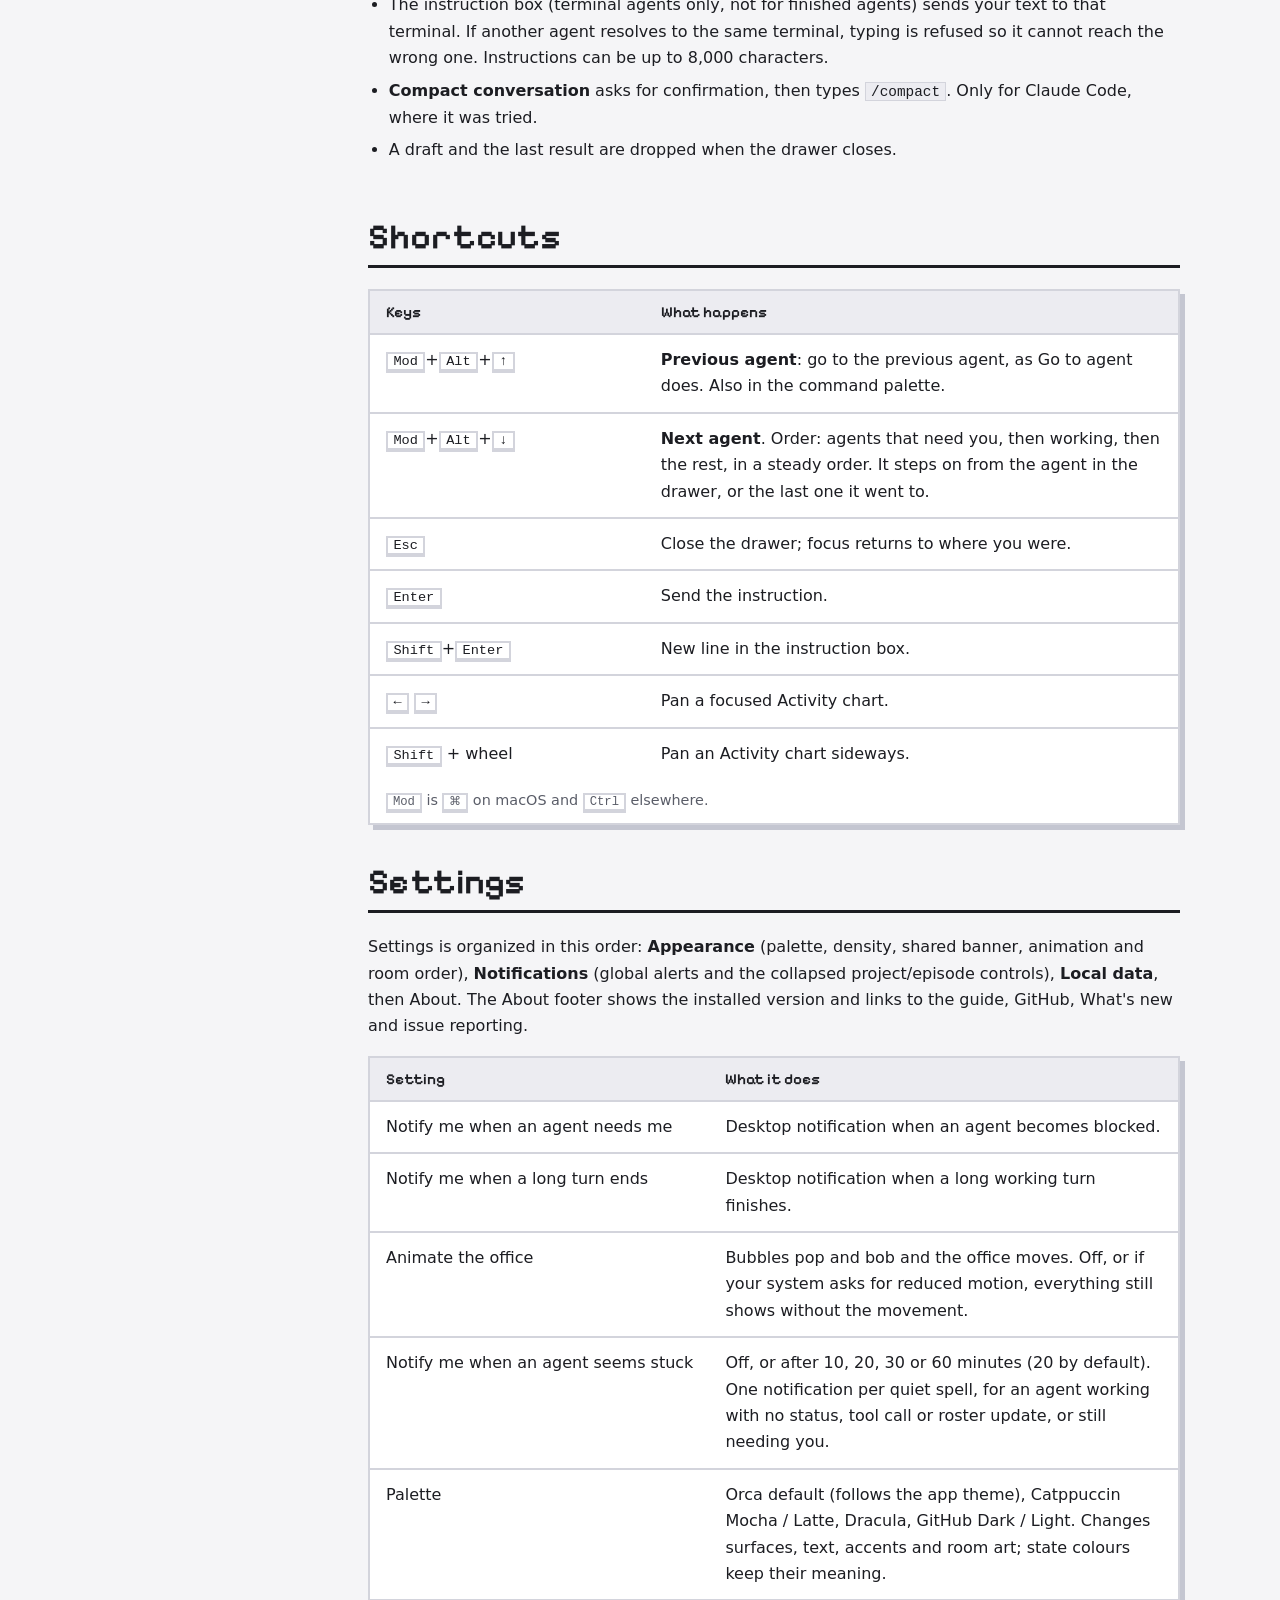
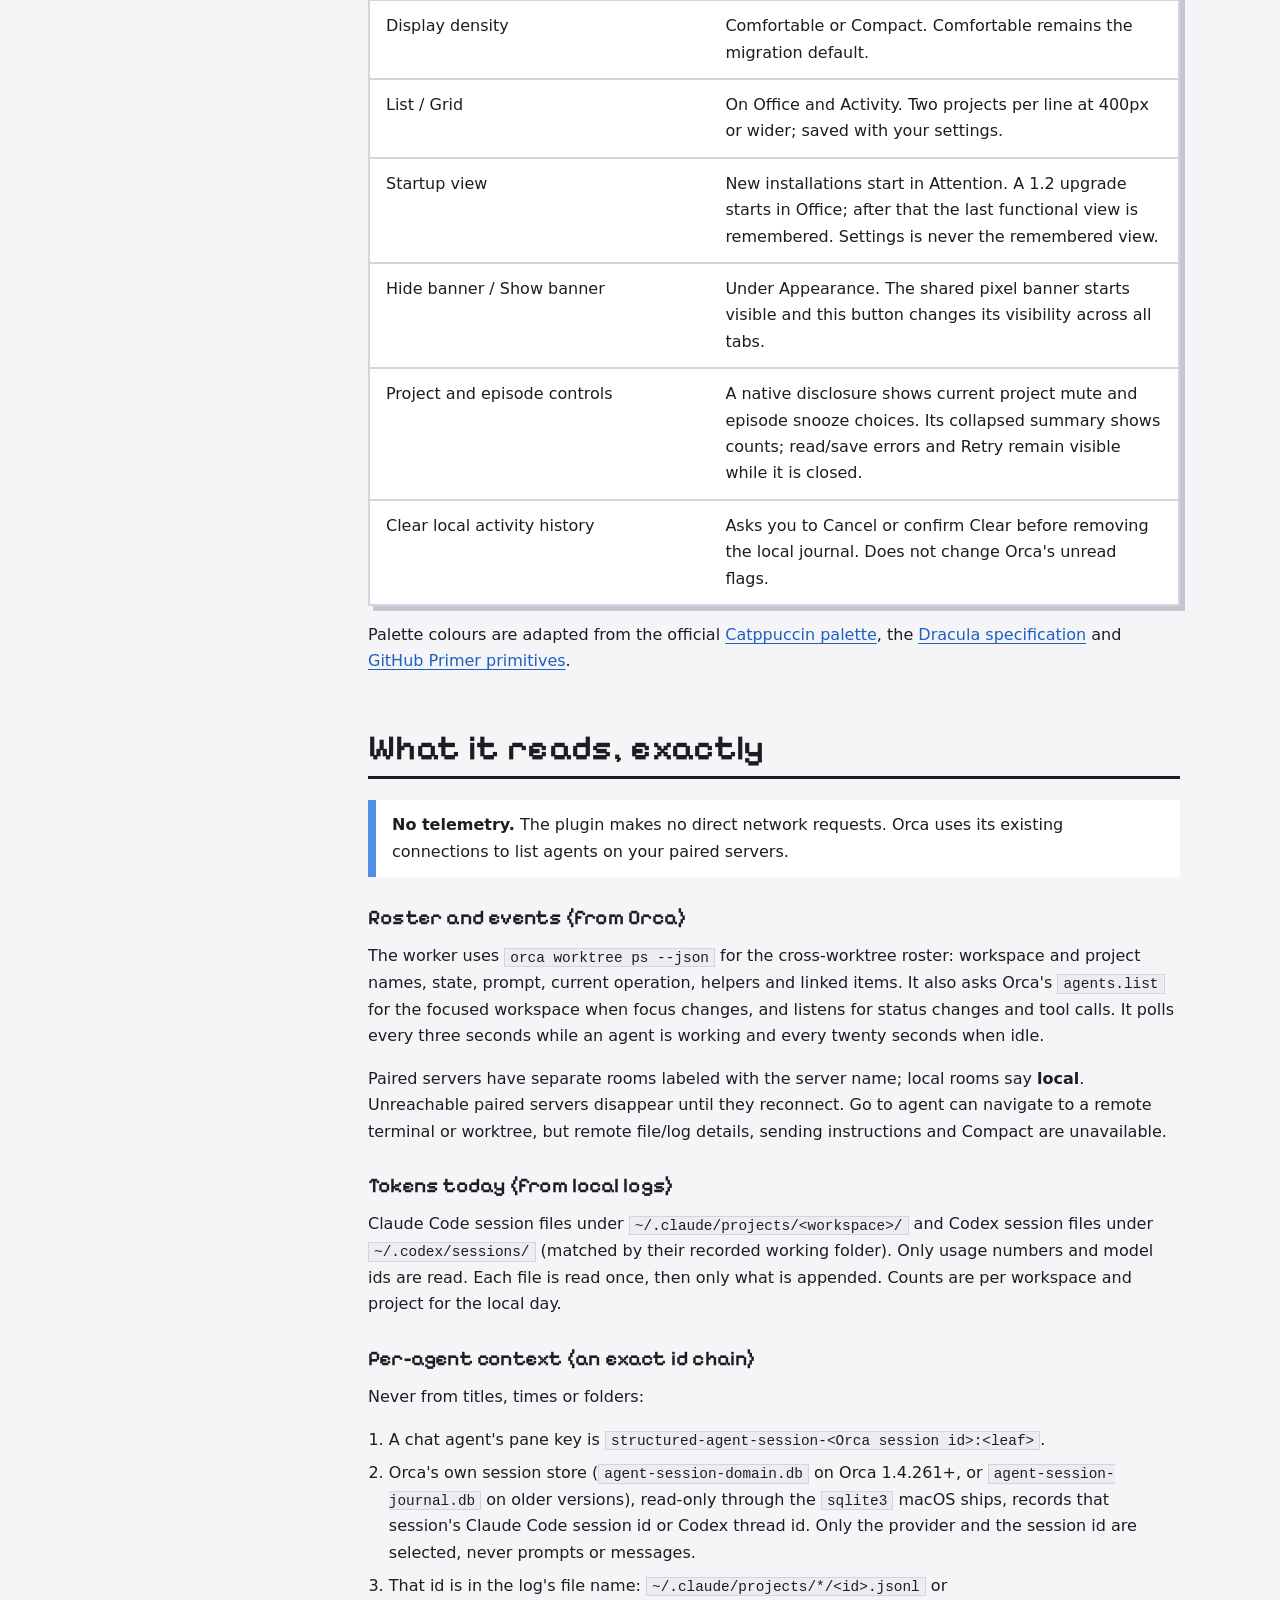
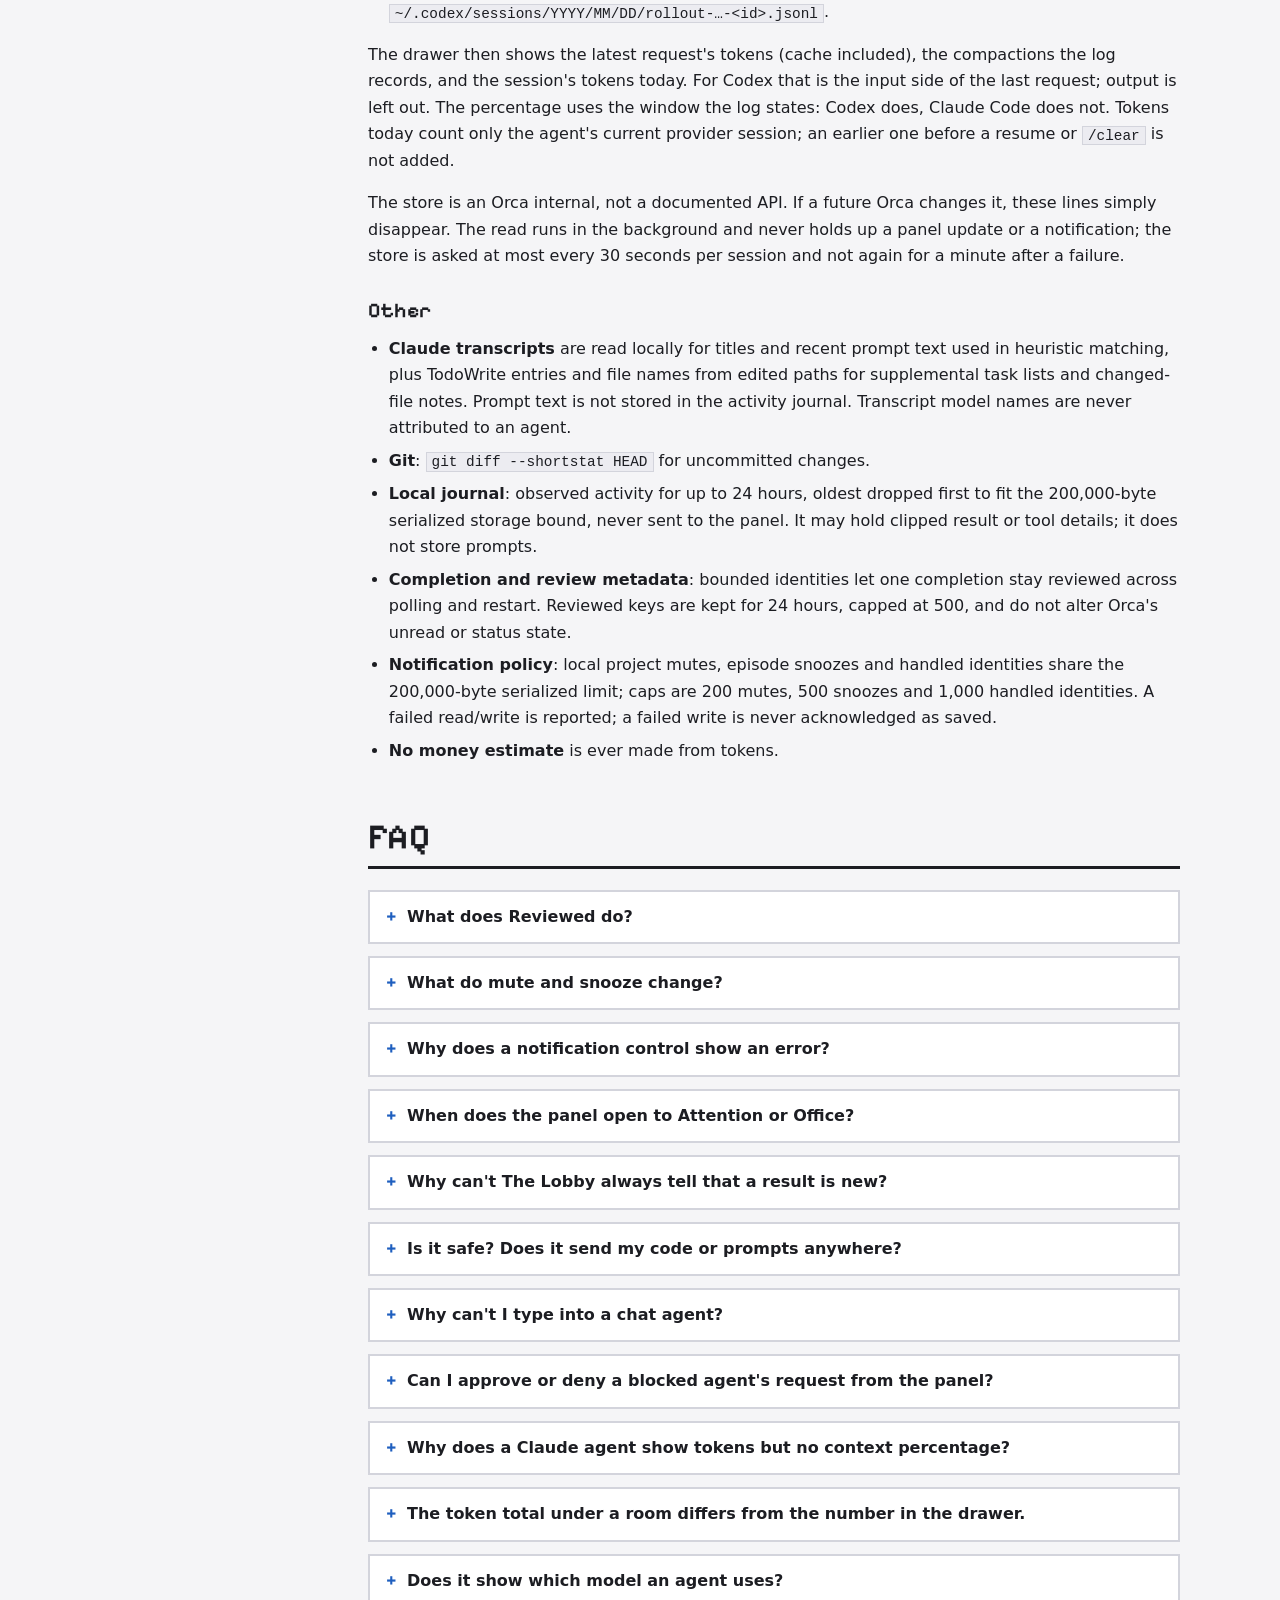
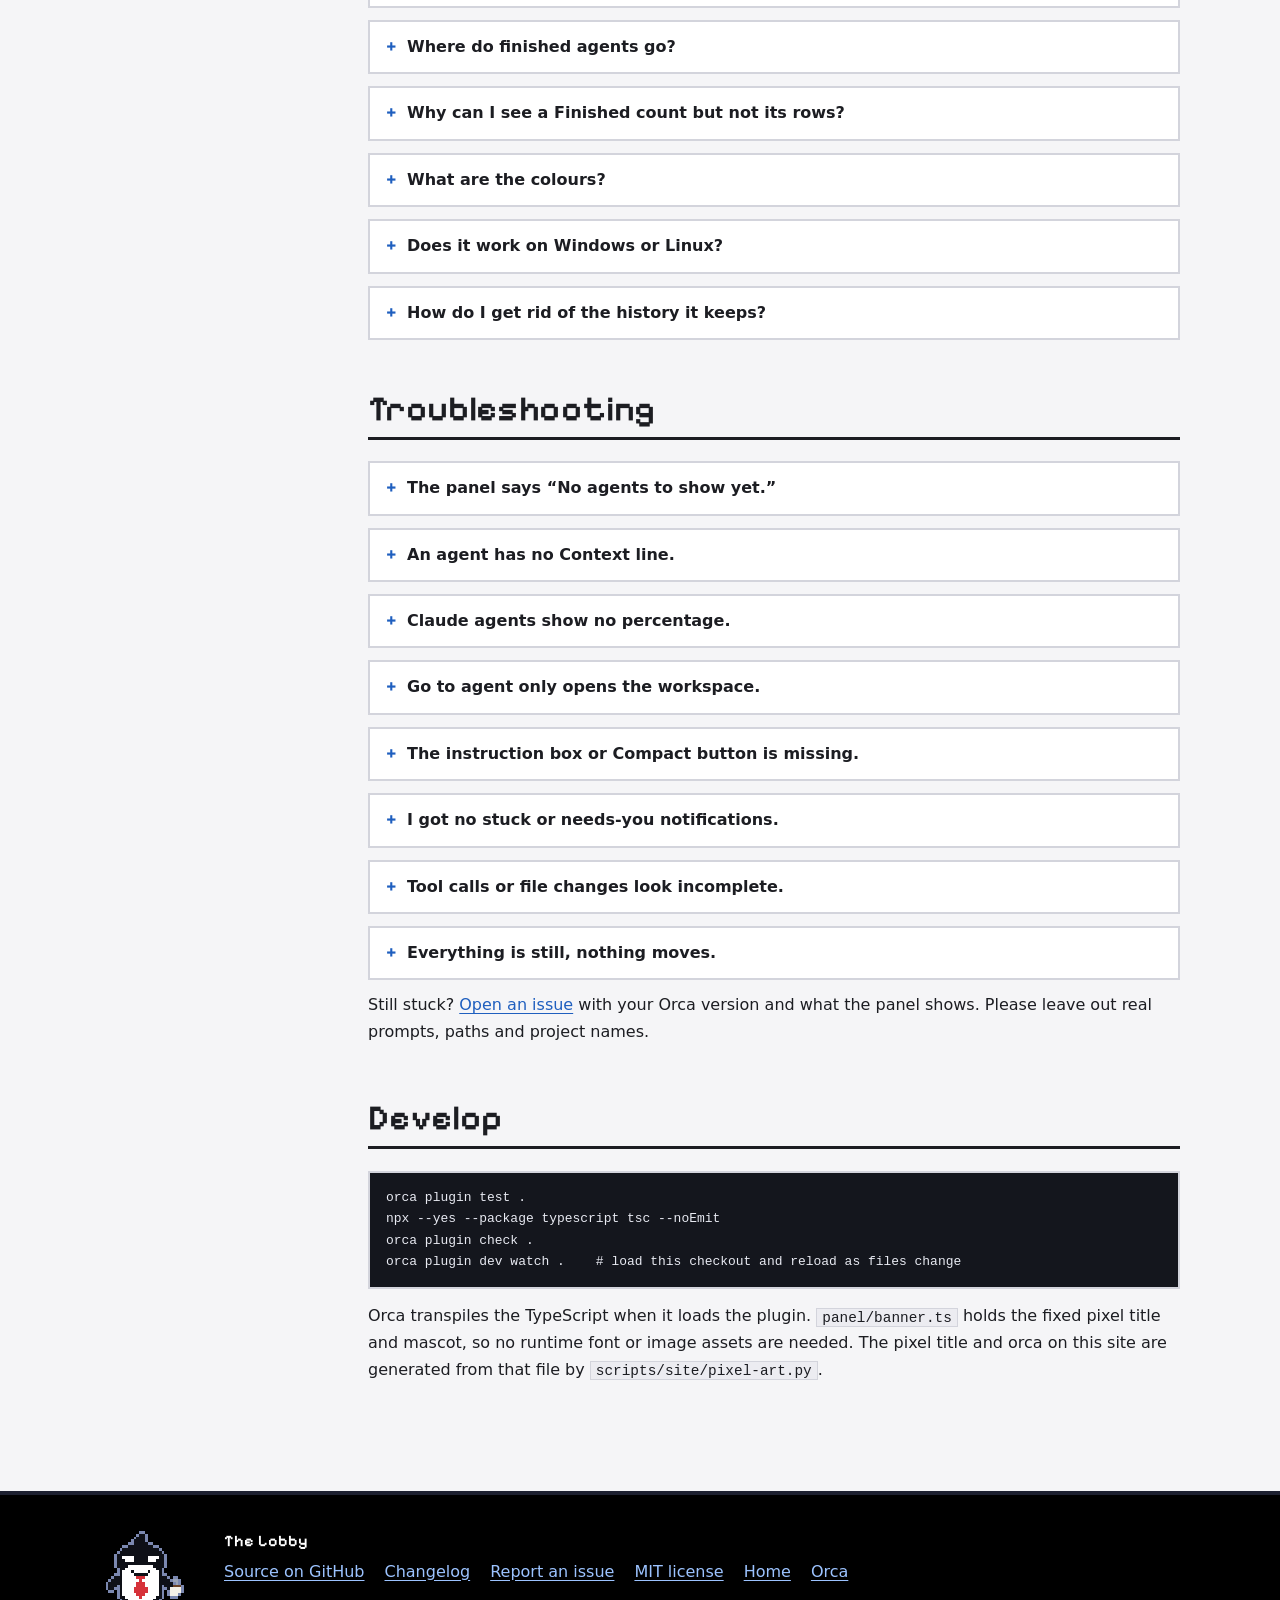
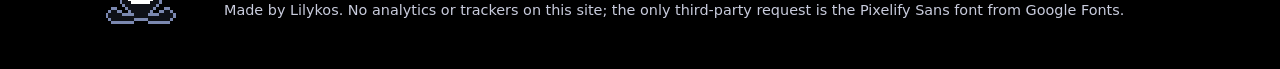
<file: docs/guide.html>
<!doctype html>
<html lang="en">
<head>
<meta charset="utf-8">
<meta name="viewport" content="width=device-width, initial-scale=1">
<title>Guide, FAQ and troubleshooting | The Lobby</title>
<meta name="description" content="How to install and use The Lobby, the Orca plugin that shows your agents as pixel people: shortcuts, settings, exactly what data it reads, plus FAQ and troubleshooting.">
<meta name="theme-color" content="#000000">
<link rel="canonical" href="https://lilykos.github.io/orca-the-lobby/guide.html">
<link rel="icon" type="image/png" href="images/icon.png">
<link rel="apple-touch-icon" href="images/icon.png">
<meta property="og:type" content="article">
<meta property="og:site_name" content="The Lobby">
<meta property="og:title" content="The Lobby guide, FAQ and troubleshooting">
<meta property="og:description" content="Install, shortcuts, settings, what data is read, limits, FAQ and troubleshooting for The Lobby, an Orca plugin.">
<meta property="og:url" content="https://lilykos.github.io/orca-the-lobby/guide.html">
<meta property="og:image" content="https://lilykos.github.io/orca-the-lobby/images/cover.png">
<meta property="og:image:width" content="1280">
<meta property="og:image:height" content="640">
<meta property="og:image:alt" content="The Lobby, an Orca plugin: your coding agents at work in a pixel office, with Need you!, Stuck? and Failed bubbles.">
<meta name="twitter:card" content="summary_large_image">
<meta name="twitter:title" content="The Lobby guide, FAQ and troubleshooting">
<meta name="twitter:description" content="Install, shortcuts, settings, data and troubleshooting for The Lobby, an Orca plugin.">
<meta name="twitter:image" content="https://lilykos.github.io/orca-the-lobby/images/cover.png">
<meta name="twitter:image:alt" content="The Lobby, an Orca plugin: your coding agents at work in a pixel office, with Need you!, Stuck? and Failed bubbles.">
<link rel="preconnect" href="https://fonts.googleapis.com">
<link rel="preconnect" href="https://fonts.gstatic.com" crossorigin>
<link rel="stylesheet" href="https://fonts.googleapis.com/css2?family=Pixelify+Sans:wght@500;600&amp;display=swap">
<link rel="stylesheet" href="style.css">
</head>
<body>
<a class="skip" href="#main">Skip to content</a>

<header>
  <div class="banner">
    <div class="wrap">
      <a href="./" aria-label="The Lobby, home">
        <img class="title px" src="images/title.svg" width="232" height="144" alt="the lobby">
        <img class="mascot px" src="images/orca.svg" width="128" height="140" alt="" role="presentation">
      </a>
    </div>
  </div>
  <nav class="nav" aria-label="Site">
    <div class="wrap">
      <a href="./#tour">Tour</a>
      <a href="./#how">How it works</a>
      <a href="./#permissions">Permissions</a>
      <a href="./#limits">Limits</a>
      <a href="guide.html" aria-current="page">Guide &amp; FAQ</a>
      <span class="spacer"></span>
      <a href="https://github.com/Lilykos/orca-the-lobby">GitHub</a>
    </div>
  </nav>
</header>

<main id="main">
<div class="wrap">
  <div class="page-head">
    <p class="kicker">Guide</p>
    <h1>Using The Lobby</h1>
    <p class="intro">Install it, find your way around, and fix the common snags. For the picture tour, see the <a href="./#tour">home page</a>.</p>
  </div>

  <div class="layout">
    <nav class="toc" aria-label="On this page">
      <strong>On this page</strong>
      <ol>
        <li><a href="#install">Install</a></li>
        <li><a href="#use">Using the panel</a></li>
        <li><a href="#attention-guide">Attention and Reviewed</a></li>
        <li><a href="#shortcuts">Shortcuts</a></li>
        <li><a href="#settings">Settings</a></li>
        <li><a href="#data">What it reads</a></li>
        <li><a href="#faq">FAQ</a></li>
        <li><a href="#troubleshooting">Troubleshooting</a></li>
        <li><a href="#develop">Develop</a></li>
      </ol>
    </nav>

    <div class="doc">
      <section id="install">
        <h2>Install</h2>
        <p>You need <a href="https://onorca.dev">Orca</a> 1.4.248 or newer (that is the <code>engines.orca</code> range in the plugin's manifest).</p>
        <div class="install" style="max-width:none;margin-bottom:1em">
          <code id="install-cmd">orca plugin install Lilykos/orca-the-lobby</code>
          <button type="button" data-copy="#install-cmd" aria-label="Copy the install command">Copy</button>
        </div>
        <p class="note">This command installs the newest tagged release from this repository.</p>
        <ol>
          <li>Run the command above. Because the plugin runs code, Orca stops before writing anything, lists what it would be granted along with the publisher and repository, and prints the exact command to re-run with <code>--approve &lt;fingerprint&gt;</code>.</li>
          <li>Read the capabilities (<a href="./#permissions">what each is for</a>), then re-run that command to approve. The approval is bound to this plugin, version, files and access.</li>
          <li>Open <strong>The Lobby</strong> from Orca's right sidebar. The status bar item <strong>Lobby</strong> also counts working agents and agents that need you.</li>
        </ol>
        <p>The plugin is plain TypeScript and HTML that Orca loads directly; there is no build step.</p>
        <p class="note">Update with <code>orca plugin update</code> and remove with <code>orca plugin uninstall</code>. The plugin keeps its data only in Orca's per-plugin storage.</p>
      </section>

      <section id="use">
        <h2>Using the panel</h2>
        <p>The panel has four views: Attention, Office, Activity and Settings. One search box and project filter are shared by the three functional views.</p>
        <h3 id="attention-guide">Attention and Reviewed</h3>
        <ul>
          <li>Compact rows put the task title first. Activate it to open details; use the separate <strong>Open agent</strong> action to navigate when available. If navigation is unavailable, the task still opens details and explains why.</li>
          <li><strong>Needs input</strong> contains currently blocked agents; <strong>Failed to review</strong> contains explicit failure outcomes; the native <strong>Finished · N</strong> disclosure counts eligible results while collapsed. Search reveals matching Finished results; clearing search restores your previous disclosure choice.</li>
          <li>Waiting, quiet, cancelled, interrupted and unconfirmed states are not promoted to success or failure. Missing outcomes are labeled unknown. <strong>Mark Reviewed</strong> is an explicit result-drawer action for that completion only; it does not mark Orca's result read, change the agent or send terminal text. Markers expire after 24 hours and storage retains at most 500 completion keys.</li>
          <li>Search is literal and case-insensitive over reported task/prompt, friendly name, provider and known project/workspace/branch/host labels. The native <strong>Filter</strong> disclosure shows an active-filter count; <strong>Clear</strong> remains visible while a filter restricts results. Filters are shared with Office and Activity, which keeps reported chart ancestors needed to locate matching agents.</li>
          <li>Quiet states distinguish no live agents, no filter matches and no current intervention. A nonzero Finished count remains visible alongside working count. A saved-office capacity error is logged rather than truncating required identity data.</li>
        </ul>
        <p class="note">Completion identity prefers source finish time and reported turn/session identifiers. When those are missing, The Lobby persists the identity of its local observation. If Orca omits every discriminator and an entire new turn happens while unobserved in the same pane, it cannot be distinguished reliably from the previous turn. A source finish is labeled “Finished”; a local timestamp is labeled “Done observed”.</p>
        <h3 id="notification-guide">Project mute and reminder snooze</h3>
        <p>Open <strong>Settings → Notifications</strong> for alert preferences, project mute and current-episode reminders.</p>
        <ul>
          <li>Mute a project to pause all The Lobby notifications for it. Agents remain visible and counted, and this does not change Orca's own notification settings.</li>
          <li>Snooze an eligible blocked/quiet episode's reminder for 15 minutes, 1 hour or until resumed. The displayed expiry is absolute. Snooze affects reminders only; a later transition or episode is treated separately.</li>
          <li>Unmuting or resuming does not send missed alerts later. Eligible transition alerts are grouped by project and kind for two seconds from the first event; one event keeps its individual message and a burst becomes one count summary.</li>
          <li>Policy storage allows up to 200 muted projects, 500 snoozes and 1,000 handled identities within 200,000 serialized bytes. Read and write errors stay visible with a retry; an unsuccessful write is not shown as saved.</li>
        </ul>
        <h3>Office</h3>
        <ul>
          <li>Click a room sign to open or close its agent area. Rooms follow the order of Orca's sidebar. Point at a room and press ↑ or ↓ to set your own order, shared with Activity; Settings has <strong>Use the sidebar order again</strong>.</li>
          <li>The list leads with the conversation title, an explicitly labelled prompt excerpt, or &ldquo;Task not reported&rdquo;, and shows the provider beside a friendly name. Activity keeps the original workspace and conversation title.</li>
          <li>Up to four finished agents stand around the coffee machine; fewer in a narrow room.</li>
          <li>Under each room is today's token count for that workspace.</li>
          <li>Use the shared search and project filter to find an agent. Comfortable and Compact density are in Settings; Compact reduces spacing and secondary detail.</li>
        </ul>
        <h3>Activity</h3>
        <ul>
          <li>Pan wide charts with a trackpad swipe, <kbd>Shift</kbd> + wheel, <kbd>←</kbd> <kbd>→</kbd>, or by dragging the background. <strong>Reset view</strong> recentres.</li>
          <li><strong>All / Needs attention</strong> switches the highlighting. Your selection, scroll position and collapsed branches survive the switch.</li>
          <li>A child without an exact matching agent id opens a drawer with its reported state, operation and description, and no invented chat or workspace link. An agent whose reported parent is not in the roster stays unlinked with a short note; no parent is guessed.</li>
        </ul>
        <h3>The drawer</h3>
        <ul>
          <li>The drawer puts task, state, result and available primary action first. Open <strong>More details</strong> for calls, tokens and supplemental metadata; this disclosure stays open through live updates.</li>
          <li><strong>Go to agent</strong> switches to the agent's terminal. For an Orca chat session it opens the workspace and says that it did.</li>
          <li>The instruction box (terminal agents only, not for finished agents) sends your text to that terminal. If another agent resolves to the same terminal, typing is refused so it cannot reach the wrong one. Instructions can be up to 8,000 characters.</li>
          <li><strong>Compact conversation</strong> asks for confirmation, then types <code>/compact</code>. Only for Claude Code, where it was tried.</li>
          <li>A draft and the last result are dropped when the drawer closes.</li>
        </ul>
      </section>

      <section id="shortcuts">
        <h2>Shortcuts</h2>
        <div class="table-wrap slim">
          <table>
            <thead><tr><th scope="col">Keys</th><th scope="col">What happens</th></tr></thead>
            <tbody>
              <tr><td><kbd>Mod</kbd>+<kbd>Alt</kbd>+<kbd>↑</kbd></td><td><strong>Previous agent</strong>: go to the previous agent, as Go to agent does. Also in the command palette.</td></tr>
              <tr><td><kbd>Mod</kbd>+<kbd>Alt</kbd>+<kbd>↓</kbd></td><td><strong>Next agent</strong>. Order: agents that need you, then working, then the rest, in a steady order. It steps on from the agent in the drawer, or the last one it went to.</td></tr>
              <tr><td><kbd>Esc</kbd></td><td>Close the drawer; focus returns to where you were.</td></tr>
              <tr><td><kbd>Enter</kbd></td><td>Send the instruction.</td></tr>
              <tr><td><kbd>Shift</kbd>+<kbd>Enter</kbd></td><td>New line in the instruction box.</td></tr>
              <tr><td><kbd>←</kbd> <kbd>→</kbd></td><td>Pan a focused Activity chart.</td></tr>
              <tr><td><kbd>Shift</kbd> + wheel</td><td>Pan an Activity chart sideways.</td></tr>
            </tbody>
            <caption><kbd>Mod</kbd> is <kbd>⌘</kbd> on macOS and <kbd>Ctrl</kbd> elsewhere.</caption>
          </table>
        </div>
      </section>

      <section id="settings">
        <h2>Settings</h2>
        <p>Settings is organized in this order: <strong>Appearance</strong> (palette, density, shared banner, animation and room order), <strong>Notifications</strong> (global alerts and the collapsed project/episode controls), <strong>Local data</strong>, then About. The About footer shows the installed version and links to the guide, GitHub, What's new and issue reporting.</p>
        <div class="table-wrap slim">
          <table>
            <thead><tr><th scope="col">Setting</th><th scope="col">What it does</th></tr></thead>
            <tbody>
              <tr><td>Notify me when an agent needs me</td><td>Desktop notification when an agent becomes blocked.</td></tr>
              <tr><td>Notify me when a long turn ends</td><td>Desktop notification when a long working turn finishes.</td></tr>
              <tr><td>Animate the office</td><td>Bubbles pop and bob and the office moves. Off, or if your system asks for reduced motion, everything still shows without the movement.</td></tr>
              <tr><td>Notify me when an agent seems stuck</td><td>Off, or after 10, 20, 30 or 60 minutes (20 by default). One notification per quiet spell, for an agent working with no status, tool call or roster update, or still needing you.</td></tr>
              <tr><td>Palette</td><td>Orca default (follows the app theme), Catppuccin Mocha / Latte, Dracula, GitHub Dark / Light. Changes surfaces, text, accents and room art; state colours keep their meaning.</td></tr>
              <tr><td>Display density</td><td>Comfortable or Compact. Comfortable remains the migration default.</td></tr>
              <tr><td>List / Grid</td><td>On Office and Activity. Two projects per line at 400px or wider; saved with your settings.</td></tr>
              <tr><td>Startup view</td><td>New installations start in Attention. A 1.2 upgrade starts in Office; after that the last functional view is remembered. Settings is never the remembered view.</td></tr>
              <tr><td>Hide banner / Show banner</td><td>Under Appearance. The shared pixel banner starts visible and this button changes its visibility across all tabs.</td></tr>
              <tr><td>Project and episode controls</td><td>A native disclosure shows current project mute and episode snooze choices. Its collapsed summary shows counts; read/save errors and Retry remain visible while it is closed.</td></tr>
              <tr><td>Clear local activity history</td><td>Asks you to Cancel or confirm Clear before removing the local journal. Does not change Orca's unread flags.</td></tr>
            </tbody>
          </table>
        </div>
        <p style="margin-top:1em">Palette colours are adapted from the official <a href="https://catppuccin.com/palette/">Catppuccin palette</a>, the <a href="https://draculatheme.com/spec">Dracula specification</a> and <a href="https://github.com/primer/primitives">GitHub Primer primitives</a>.</p>
      </section>

      <section id="data">
        <h2>What it reads, exactly</h2>
        <div class="note"><strong>No telemetry.</strong> The plugin makes no direct network requests. Orca uses its existing connections to list agents on your paired servers.</div>
        <h3>Roster and events (from Orca)</h3>
        <p>The worker uses <code>orca worktree ps --json</code> for the cross-worktree roster: workspace and project names, state, prompt, current operation, helpers and linked items. It also asks Orca's <code>agents.list</code> for the focused workspace when focus changes, and listens for status changes and tool calls. It polls every three seconds while an agent is working and every twenty seconds when idle.</p>
        <p>Paired servers have separate rooms labeled with the server name; local rooms say <strong>local</strong>. Unreachable paired servers disappear until they reconnect. Go to agent can navigate to a remote terminal or worktree, but remote file/log details, sending instructions and Compact are unavailable.</p>
        <h3>Tokens today (from local logs)</h3>
        <p>Claude Code session files under <code>~/.claude/projects/&lt;workspace&gt;/</code> and Codex session files under <code>~/.codex/sessions/</code> (matched by their recorded working folder). Only usage numbers and model ids are read. Each file is read once, then only what is appended. Counts are per workspace and project for the local day.</p>
        <h3>Per-agent context (an exact id chain)</h3>
        <p>Never from titles, times or folders:</p>
        <ol>
          <li>A chat agent's pane key is <code>structured-agent-session-&lt;Orca session id&gt;:&lt;leaf&gt;</code>.</li>
          <li>Orca's own session store (<code>agent-session-domain.db</code> on Orca 1.4.261+, or <code>agent-session-journal.db</code> on older versions), read-only through the <code>sqlite3</code> macOS ships, records that session's Claude Code session id or Codex thread id. Only the provider and the session id are selected, never prompts or messages.</li>
          <li>That id is in the log's file name: <code>~/.claude/projects/*/&lt;id&gt;.jsonl</code> or <code>~/.codex/sessions/YYYY/MM/DD/rollout-…-&lt;id&gt;.jsonl</code>.</li>
        </ol>
        <p>The drawer then shows the latest request's tokens (cache included), the compactions the log records, and the session's tokens today. For Codex that is the input side of the last request; output is left out. The percentage uses the window the log states: Codex does, Claude Code does not. Tokens today count only the agent's current provider session; an earlier one before a resume or <code>/clear</code> is not added.</p>
        <p>The store is an Orca internal, not a documented API. If a future Orca changes it, these lines simply disappear. The read runs in the background and never holds up a panel update or a notification; the store is asked at most every 30 seconds per session and not again for a minute after a failure.</p>
        <h3>Other</h3>
        <ul>
          <li><strong>Claude transcripts</strong> are read locally for titles and recent prompt text used in heuristic matching, plus TodoWrite entries and file names from edited paths for supplemental task lists and changed-file notes. Prompt text is not stored in the activity journal. Transcript model names are never attributed to an agent.</li>
          <li><strong>Git</strong>: <code>git diff --shortstat HEAD</code> for uncommitted changes.</li>
          <li><strong>Local journal</strong>: observed activity for up to 24 hours, oldest dropped first to fit the 200,000-byte serialized storage bound, never sent to the panel. It may hold clipped result or tool details; it does not store prompts.</li>
          <li><strong>Completion and review metadata</strong>: bounded identities let one completion stay reviewed across polling and restart. Reviewed keys are kept for 24 hours, capped at 500, and do not alter Orca's unread or status state.</li>
          <li><strong>Notification policy</strong>: local project mutes, episode snoozes and handled identities share the 200,000-byte serialized limit; caps are 200 mutes, 500 snoozes and 1,000 handled identities. A failed read/write is reported; a failed write is never acknowledged as saved.</li>
          <li><strong>No money estimate</strong> is ever made from tokens.</li>
        </ul>
      </section>

      <section id="faq">
        <h2>FAQ</h2>
        <details>
          <summary>What does Reviewed do?</summary>
          <div><p>It hides that completion from The Lobby's review queue after a successful local save. It does not clear Orca's unread flag or change agent status. Opening details or navigating does not review a result. Reviewed keys expire after 24 hours; at most 500 are retained.</p></div>
        </details>
        <details>
          <summary>What do mute and snooze change?</summary>
          <div><p>Project mute pauses all Lobby notifications for the selected project while its agents stay visible and counted. Episode snooze pauses repeat reminders for 15 minutes, 1 hour or until resumed; it does not suppress transition alerts. Neither changes Orca notification settings or sends catch-up alerts when cleared.</p></div>
        </details>
        <details>
          <summary>Why does a notification control show an error?</summary>
          <div><p>The worker could not read or save its bounded local policy. The panel keeps the error visible and offers a retry; a failed write is not treated as saved. The policy allows up to 200 muted projects, 500 snoozes and 1,000 handled identities within 200,000 serialized bytes.</p></div>
        </details>
        <details>
          <summary>When does the panel open to Attention or Office?</summary>
          <div><p>A genuinely new installation starts in Attention. A 1.2 upgrade, including one with existing office data but no preferences, starts in Office. The selected functional view is then remembered; Settings is not a startup view. Comfortable density is the migration default.</p></div>
        </details>
        <details>
          <summary>Why can't The Lobby always tell that a result is new?</summary>
          <div><p>It uses Orca's reported finish time and turn/session identifiers when available. Otherwise it keeps one local observation identity. If an entire new turn is hidden from observation and Orca reports no discriminator, identical pane and state data cannot prove that a new completion occurred.</p></div>
        </details>
        <details>
          <summary>Is it safe? Does it send my code or prompts anywhere?</summary>
          <div><p>No. It has no direct network code. It reads local files and runs the Orca CLI and Git on your machine. Orca uses its existing paired-server connections for remote roster and navigation requests. Prompts are not stored in its journal. The <a href="https://github.com/Lilykos/orca-the-lobby">source</a> is public.</p></div>
        </details>
        <details>
          <summary>Why can't I type into a chat agent?</summary>
          <div><p>Orca has no way for plugins to pick or type into a chat tab. The instruction box and Compact work for agents running in a terminal. For chat agents, Go to agent opens their workspace.</p></div>
        </details>
        <details>
          <summary>Can I approve or deny a blocked agent's request from the panel?</summary>
          <div><p>No. Orca does not report what a blocked agent is asking, and plugins have no approve / deny controls. The panel says <em>Needs you</em> and takes you to the agent.</p></div>
        </details>
        <details>
          <summary>Why does a Claude agent show tokens but no context percentage?</summary>
          <div><p>Claude Code's logs do not state the context window, and The Lobby will not guess one. Codex logs do, so Codex agents show a percentage.</p></div>
        </details>
        <details>
          <summary>The token total under a room differs from the number in the drawer.</summary>
          <div><p>The room total is per workspace for the whole local day. The drawer figure is for one agent's current provider session, so earlier sessions before a resume or <code>/clear</code> are not included.</p></div>
        </details>
        <details>
          <summary>Does it show which model an agent uses?</summary>
          <div><p>No. Orca's supported agent metadata reports the provider kind (Claude, Codex, Pi, …) but not the selected model, so the label next to a name is the provider.</p></div>
        </details>
        <details>
          <summary>Where do finished agents go?</summary>
          <div><p>They stand around the coffee machine (up to four drawn) and stay in the roster and Activity. Attention keeps eligible unread or newly observed results in the collapsed, counted <em>Finished</em> disclosure until you mark that completion Reviewed in The Lobby. Search reveals matching results; clearing search restores your disclosure choice. That local choice is separate from Orca's unread flag.</p></div>
        </details>
        <details>
          <summary>Why can I see a Finished count but not its rows?</summary>
          <div><p>Finished results start collapsed to keep the queue focused. Open the native disclosure to browse them, or search for a matching result; clearing search restores the disclosure choice you made. Collapsing the group does not change Reviewed state or notifications.</p></div>
        </details>
        <details>
          <summary>What are the colours?</summary>
          <div><p>Green is working, orange is Needs you, amber is waiting, red is failure, grey is done and blue is an unread result. Status pills appear on individual agents; there are no aggregate status chips.</p></div>
        </details>
        <details>
          <summary>Does it work on Windows or Linux?</summary>
          <div><p>The 1.2.0 release was validated on macOS. The 1.3.0 release has automated macOS fixture coverage, but its real GUI trial and independent Windows/Linux runtime checks remain outstanding. Windows CLI discovery was improved in 1.2.0. Per-agent context currently needs the macOS session-store path and <code>sqlite3</code>.</p></div>
        </details>
        <details>
          <summary>How do I get rid of the history it keeps?</summary>
          <div><p>Settings → <strong>Local data</strong> → <strong>Clear activity history</strong>, then confirm Clear. Cancel leaves the journal in place; it also expires after 24 hours.</p></div>
        </details>
      </section>

      <section id="troubleshooting">
        <h2>Troubleshooting</h2>
        <details>
          <summary>The panel says &ldquo;No agents to show yet.&rdquo;</summary>
          <div>
            <p>Start an agent in an Orca workspace; the roster refreshes every three seconds while something is working, every twenty seconds when idle. If agents are running and nothing shows, the Orca CLI may be unavailable to the plugin: it then falls back to status and tool-call events and the focused workspace's agent list, so only agents Orca has told it about appear, chat tool calls are unavailable, and finished agents linger for four hours.</p>
          </div>
        </details>
        <details>
          <summary>An agent has no Context line.</summary>
          <div>
            <p>It needs the exact id chain: a chat session (pane key <code>structured-agent-session-…</code>), Claude Code or Codex, on macOS, with <code>sqlite3</code> available and Orca's session store readable. Agents in a plain terminal tab and other providers have no verified link and show nothing. After a failure (no <code>sqlite3</code>, a locked or missing database), or if the log is not found, it retries only once a minute.</p>
          </div>
        </details>
        <details>
          <summary>Claude agents show no percentage.</summary>
          <div><p>Expected: Claude Code logs do not state a context window. You still get tokens.</p></div>
        </details>
        <details>
          <summary>Go to agent only opens the workspace.</summary>
          <div><p>That is what it does for Orca chat sessions, which have no terminal for a plugin to bring forward. The panel tells you when it happens.</p></div>
        </details>
        <details>
          <summary>The instruction box or Compact button is missing.</summary>
          <div><p>Controls that do not apply are left out. The box needs a terminal agent that is not finished, with its terminal found by the id or pane key Orca reports, and the <code>terminal:send</code> capability granted. If two agents resolve to one terminal, typing is refused. Compact is Claude Code only.</p></div>
        </details>
        <details>
          <summary>I got no stuck or needs-you notifications.</summary>
          <div><p>Check Settings: the switches and the stuck time (Off disables the alert), and that Orca may show notifications from the plugin. You get one stuck notification per quiet spell, not repeats.</p></div>
        </details>
        <details>
          <summary>Tool calls or file changes look incomplete.</summary>
          <div><p>Short chat tool calls can fall between polls; Orca does not yet report terminal tool calls on SSH or WSL hosts; and the changed-files count ignores new untracked files.</p></div>
        </details>
        <details>
          <summary>Everything is still, nothing moves.</summary>
          <div><p>Check <strong>Animate the office</strong> and your system's reduced-motion setting. The window still follows local time at period boundaries.</p></div>
        </details>
        <p>Still stuck? <a href="https://github.com/Lilykos/orca-the-lobby/issues">Open an issue</a> with your Orca version and what the panel shows. Please leave out real prompts, paths and project names.</p>
      </section>

      <section id="develop">
        <h2>Develop</h2>
<pre><code>orca plugin test .
npx --yes --package typescript tsc --noEmit
orca plugin check .
orca plugin dev watch .    # load this checkout and reload as files change</code></pre>
        <p>Orca transpiles the TypeScript when it loads the plugin. <code>panel/banner.ts</code> holds the fixed pixel title and mascot, so no runtime font or image assets are needed. The pixel title and orca on this site are generated from that file by <code>scripts/site/pixel-art.py</code>.</p>
      </section>
    </div>
  </div>
</div>
</main>

<footer>
  <div class="wrap">
    <img class="mascot px" src="images/orca.svg" width="84" height="92" alt="">
    <div>
      <h2>The Lobby</h2>
      <ul>
        <li><a href="https://github.com/Lilykos/orca-the-lobby">Source on GitHub</a></li>
        <li><a href="https://github.com/Lilykos/orca-the-lobby/blob/main/CHANGELOG.md">Changelog</a></li>
        <li><a href="https://github.com/Lilykos/orca-the-lobby/issues">Report an issue</a></li>
        <li><a href="https://github.com/Lilykos/orca-the-lobby/blob/main/LICENSE">MIT license</a></li>
        <li><a href="./">Home</a></li>
        <li><a href="https://onorca.dev">Orca</a></li>
      </ul>
      <p style="margin-top:14px">Made by Lilykos. No analytics or trackers on this site; the only third-party request is the Pixelify Sans font from Google Fonts.</p>
    </div>
  </div>
</footer>
<script src="site.js" defer></script>
</body>
</html>
</file>
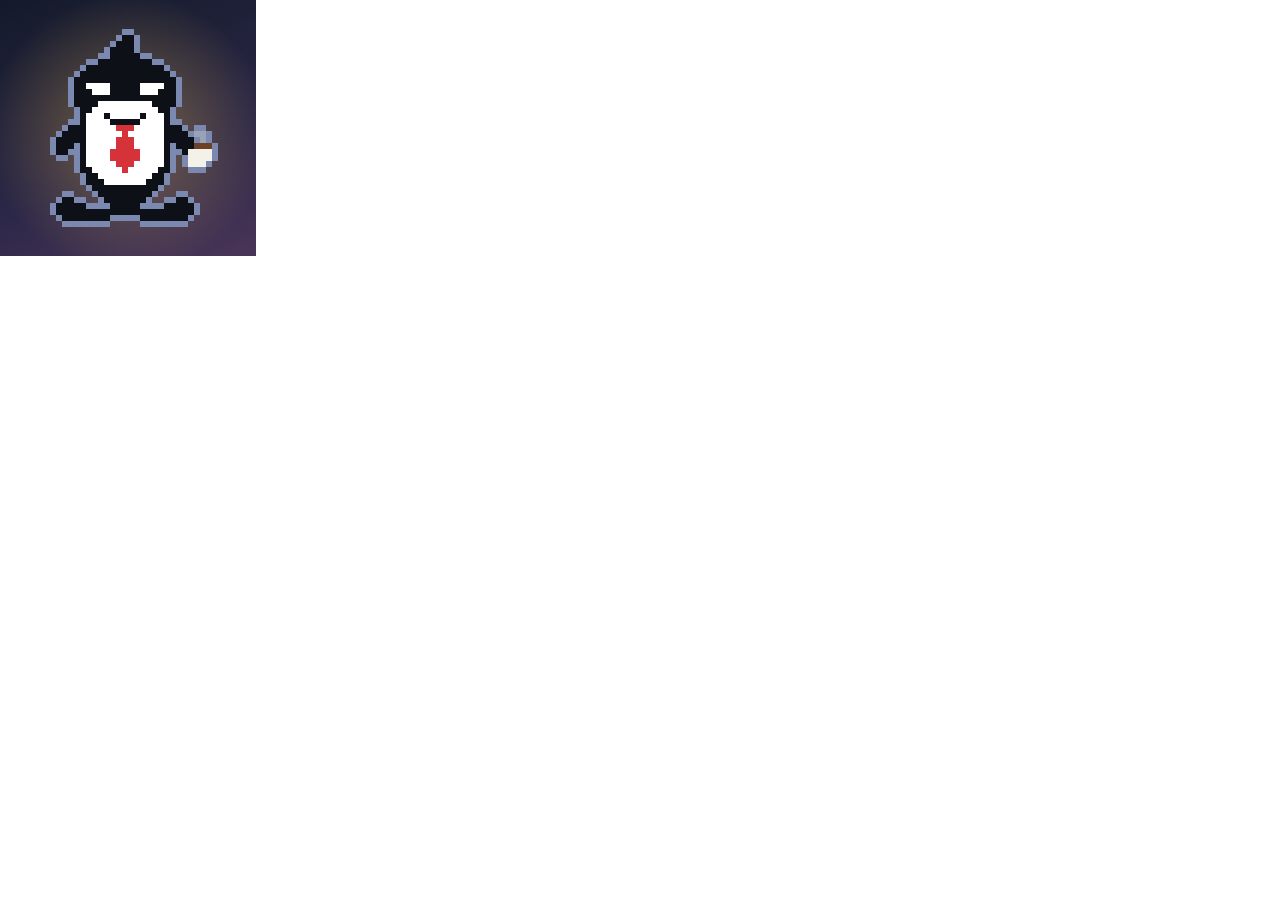
<file: scripts/media/icon.html>
<!doctype html>
<html><head><meta charset="utf-8"><title>icon</title>
<style>
  * { box-sizing: border-box; margin: 0; }
  html, body { width: 256px; height: 256px; overflow: hidden; }
  .icon { position: relative; width: 256px; height: 256px;
    background: radial-gradient(55% 55% at 50% 52%, rgba(242,193,78,.38) 0%, rgba(242,193,78,0) 100%),
                linear-gradient(160deg, #141a2a 0%, #2b2748 62%, #4a3558 100%); }
  /* The mascot is 30x33 art pixels; 6 device pixels each, never smoothed. */
  img { position: absolute; left: 38px; top: 29px; width: 180px; height: 198px; image-rendering: pixelated; }
</style></head>
<body><div class="icon"><img id="orca" src="../../docs/images/orca.svg" alt=""></div>
<script>document.getElementById('orca').decode().then(() => { document.body.dataset.ready = '1' })</script></body></html>
</file>
<file: docs/style.css>
/* The Lobby site. Colours are the plugin's: the black banner, the room walls, the status colours. */
:root {
  color-scheme: light dark;
  --bg: #f5f5f7;
  --bg-alt: #ececf1;
  --card: #ffffff;
  --text: #1c1d22;
  --muted: #5a5d68;
  --border: #d3d4dc;
  --link: #1f5fbf;
  --accent: #4f8fe6;
  --shadow: #c4c6d1;
  --code-bg: #14161d;
  --code-text: #e8eaf2;
  --working: #17794a;
  --blocked: #ad520a;
  --failed: #cf2f35;
  --unread: #2a6fcf;
  --waiting: #9a6d00;
  --done: #5f6378;
  --focus: #1f5fbf;
  --banner: #000;
  --radius: 0;
  --font-pixel: "Pixelify Sans", ui-monospace, "SF Mono", Menlo, Consolas, monospace;
  --font-body: system-ui, -apple-system, "Segoe UI", Roboto, "Helvetica Neue", sans-serif;
  --font-mono: ui-monospace, "SF Mono", Menlo, Consolas, monospace;
}
@media (prefers-color-scheme: dark) {
  :root {
    --bg: #0e1017;
    --bg-alt: #151824;
    --card: #1b1f2e;
    --text: #e8eaf2;
    --muted: #a3a8bd;
    --border: #353b55;
    --link: #7db1ff;
    --accent: #4f8fe6;
    --shadow: #05060a;
    --code-bg: #07080c;
    --working: #30a46c;
    --blocked: #ed823b;
    --failed: #ff6b70;
    --unread: #6aa6f2;
    --waiting: #e2a336;
    --done: #a3a8bd;
    --focus: #9cc3ff;
  }
}

*, *::before, *::after { box-sizing: border-box; }
html { scroll-behavior: smooth; scroll-padding-top: 4.5rem; -webkit-text-size-adjust: 100%; }
body {
  margin: 0;
  background: var(--bg);
  color: var(--text);
  font: 1rem/1.65 var(--font-body);
  overflow-wrap: break-word;
}
img { max-width: 100%; height: auto; display: block; }
.px { image-rendering: crisp-edges; image-rendering: pixelated; }
a { color: var(--link); text-underline-offset: 0.18em; }
a:hover { text-decoration-thickness: 2px; }
:focus-visible { outline: 3px solid var(--focus); outline-offset: 2px; }
::selection { background: var(--accent); color: #fff; }
code, kbd, pre { font-family: var(--font-mono); font-size: 0.9em; }
code { background: var(--bg-alt); border: 1px solid var(--border); padding: 0.05em 0.35em; }
kbd {
  background: var(--card); border: 2px solid var(--border); border-bottom-width: 4px;
  padding: 0 0.4em; white-space: nowrap; font-size: 0.85em;
}
h1, h2, h3 { font-family: var(--font-pixel); font-weight: 600; line-height: 1.2; margin: 0 0 0.6em; letter-spacing: 0.01em; }
h1 { font-size: clamp(2rem, 6vw, 3.1rem); }
h2 { font-size: clamp(1.6rem, 4.4vw, 2.2rem); }
h3 { font-size: 1.3rem; }
p { margin: 0 0 1em; }
ul, ol { padding-left: 1.3em; margin: 0 0 1em; }
li { margin-bottom: 0.4em; }

.skip {
  position: absolute; left: 0.5rem; top: -4rem; z-index: 20; background: #fff; color: #000;
  padding: 0.5rem 0.8rem; font-weight: 600;
}
.skip:focus { top: 0.5rem; }
.wrap { width: min(1080px, 100% - 32px); margin-inline: auto; }

/* The banner and the bar under it. */
.banner { background: var(--banner); color: #fff; }
.banner .wrap { display: flex; align-items: center; justify-content: center; gap: 24px; padding: 20px 0; }
.banner a { display: flex; align-items: center; gap: 24px; text-decoration: none; }
.banner .title { width: 232px; height: auto; }
.banner .mascot { width: 128px; height: auto; flex: none; }
.nav {
  position: sticky; top: 0; z-index: 10; background: #000; border-top: 2px solid #1d2030; border-bottom: 2px solid #1d2030;
}
.nav .wrap { display: flex; align-items: center; gap: 4px 18px; flex-wrap: wrap; padding: 8px 0; }
.nav a {
  color: #e8eaf2; text-decoration: none; font-family: var(--font-pixel); font-size: 1.05rem;
  padding: 4px 8px; border: 2px solid transparent;
}
.nav a:hover { border-color: #4f8fe6; }
.nav a[aria-current="page"] { border-color: #353b55; background: #151824; }
.nav .spacer { flex: 1; }
.nav :focus-visible { outline-color: #9cc3ff; }

/* Buttons and the install command. */
.btn {
  display: inline-flex; align-items: center; gap: 0.5em; font: 700 1rem/1 var(--font-body);
  padding: 0.7em 1em; min-height: 44px; color: #fff; background: #2f6fcf; border: 2px solid #12306b;
  box-shadow: 4px 4px 0 #12306b; text-decoration: none; cursor: pointer;
}
.btn:hover { background: #3b7be0; }
.btn:active { transform: translate(3px, 3px); box-shadow: 1px 1px 0 #12306b; }
.btn.ghost { background: var(--card); color: var(--text); border-color: var(--border); box-shadow: 4px 4px 0 var(--shadow); }
.btn.ghost:hover { border-color: var(--accent); }
.install {
  display: flex; align-items: stretch; max-width: 560px; background: var(--code-bg); color: var(--code-text);
  border: 2px solid var(--border); box-shadow: 4px 4px 0 var(--shadow);
}
.install code {
  flex: 1; min-width: 0; background: none; border: 0; color: inherit; padding: 0.8em 1em; font-size: 0.95rem;
  overflow-x: auto; white-space: nowrap; display: flex; align-items: center; gap: 0.6em;
}
.install code::before { content: "$"; color: #7fe3a1; }
.install button {
  flex: none; min-width: 5.6rem; border: 0; border-left: 2px solid var(--border); background: #1f2437; color: #e8eaf2;
  font: 700 0.9rem var(--font-body); cursor: pointer; padding: 0 1em;
}
.install button:hover { background: #2a3150; }
.install button:focus-visible { outline-offset: -4px; outline-color: #9cc3ff; }
.cta { display: flex; flex-wrap: wrap; gap: 14px 16px; margin-top: 22px; }

/* Hero. */
.hero { padding: 48px 0 24px; }
.hero-copy { max-width: 720px; }
.hero h1 { margin-bottom: 0.4em; }
.hero .lead { font-size: 1.2rem; color: var(--muted); }
.hero .lead strong { color: var(--text); font-weight: 600; }
.eyebrow {
  display: inline-block; font: 600 0.95rem var(--font-pixel); color: var(--link); margin-bottom: 0.8em;
  border: 2px solid var(--border); background: var(--card); padding: 0.1em 0.6em;
}
.facts { display: flex; flex-wrap: wrap; gap: 8px 10px; list-style: none; padding: 0; margin: 20px 0 0; }
.facts li {
  margin: 0; font-size: 0.9rem; background: var(--card); border: 2px solid var(--border); padding: 0.15em 0.65em;
}
.cover {
  margin: 36px 0 0; border: 3px solid #000; background: #000; box-shadow: 8px 8px 0 var(--shadow);
  aspect-ratio: 2 / 1;
}
.cover img { width: 100%; height: 100%; }

/* Sections. */
section.block { padding: 56px 0 8px; }
.kicker { font: 600 0.95rem var(--font-pixel); color: var(--link); text-transform: uppercase; letter-spacing: 0.08em; margin: 0 0 0.4em; }
.intro { max-width: 720px; color: var(--muted); font-size: 1.1rem; }

.feature { display: grid; gap: 28px 40px; grid-template-columns: minmax(0, 1fr); align-items: center; padding: 34px 0; border-top: 2px dashed var(--border); }
.feature:first-of-type { border-top: 0; }
.feature h3 { margin-bottom: 0.45em; }
.feature .text > :last-child { margin-bottom: 0; }
.shot { margin: 0; }
.shot .frame { background: var(--card); border: 3px solid var(--text); box-shadow: 6px 6px 0 var(--shadow); line-height: 0; }
.shot img { width: 100%; height: auto; display: block; }
.shot .frame a { display: block; }
/* Full-height panel captures are cropped to a readable height; the image links to the whole thing. */
.shot .frame.tall { max-height: 640px; overflow: hidden; position: relative; }
.shot .frame.tall::after { content: ""; position: absolute; left: 0; right: 0; bottom: 0; height: 72px; background: linear-gradient(to bottom, transparent, var(--card)); pointer-events: none; }
.shot figcaption { font-size: 0.85rem; color: var(--muted); line-height: 1.4; margin-top: 12px; }
.shot.narrow { max-width: 420px; width: 100%; justify-self: center; }
.gallery { display: grid; gap: 28px 24px; grid-template-columns: minmax(0, 1fr); }
.gallery .shot { max-width: 420px; }
@media (min-width: 860px) {
  .feature { grid-template-columns: minmax(0, 1fr) minmax(0, 1fr); }
  .feature.flip .shot { order: 2; }
  .feature.wide { grid-template-columns: minmax(0, 1fr); }
  .feature.wide .text { max-width: 760px; }
  .gallery { grid-template-columns: repeat(auto-fit, minmax(280px, 1fr)); }
}

.tag {
  display: inline-block; font: 600 0.8rem var(--font-pixel); border: 2px solid currentColor; padding: 0 0.45em; margin-right: 0.3em;
  line-height: 1.5; vertical-align: 0.05em; white-space: nowrap;
}
.tag.working { color: var(--working); }
.tag.blocked { color: var(--blocked); }
.tag.waiting { color: var(--waiting); }
.tag.failed { color: var(--failed); }
.tag.done { color: var(--done); }
.tag.unread { color: var(--unread); }
.bubble {
  display: inline-block; background: #fffdf4; color: #25283a; border: 2px solid #25283a; padding: 0 0.5em; font: 600 0.85rem var(--font-pixel);
  white-space: nowrap;
}

/* Cards and tables. */
.grid { display: grid; gap: 20px; grid-template-columns: minmax(0, 1fr); }
@media (min-width: 700px) { .grid.two { grid-template-columns: repeat(2, minmax(0, 1fr)); } }
@media (min-width: 700px) { .grid.three { grid-template-columns: repeat(2, minmax(0, 1fr)); } }
@media (min-width: 1000px) { .grid.three { grid-template-columns: repeat(3, minmax(0, 1fr)); } }
.card { background: var(--card); border: 2px solid var(--border); box-shadow: 5px 5px 0 var(--shadow); padding: 20px 22px; }
.card h3 { font-size: 1.15rem; }
.card > :last-child { margin-bottom: 0; }
.card.warn { border-color: var(--blocked); }
.table-wrap { overflow-x: auto; border: 2px solid var(--border); background: var(--card); box-shadow: 5px 5px 0 var(--shadow); }
table { border-collapse: collapse; width: 100%; min-width: 560px; }
th, td { text-align: left; vertical-align: top; padding: 12px 16px; border-bottom: 2px solid var(--border); }
tr:last-child td { border-bottom: 0; }
th { font: 600 0.95rem var(--font-pixel); background: var(--bg-alt); }
td:first-child { white-space: nowrap; }
caption { text-align: left; padding: 10px 16px; color: var(--muted); font-size: 0.9rem; caption-side: bottom; }

.table-wrap.slim table { min-width: 0; }
.table-wrap.slim td:first-child { width: 34%; }
@media (max-width: 640px) {
  .table-wrap.slim td:first-child { white-space: normal; }
  .table-wrap.stack table, .table-wrap.stack tbody, .table-wrap.stack tr, .table-wrap.stack td { display: block; min-width: 0; }
  .table-wrap.stack thead { position: absolute; left: -9999px; }
  .table-wrap.stack caption { display: block; }
  .table-wrap.stack tr { border-bottom: 2px solid var(--border); padding: 6px 0; }
  .table-wrap.stack tr:last-child { border-bottom: 0; }
  .table-wrap.stack td { border: 0; padding: 4px 16px; white-space: normal; }
  .table-wrap.stack td::before { content: attr(data-label); display: block; font: 600 0.8rem var(--font-pixel); color: var(--muted); }
  .table-wrap.stack td:first-child::before { display: none; }
  .table-wrap.stack td:first-child { font-weight: 600; }
}

/* Data-flow diagram. */
.flow { display: grid; gap: 14px; grid-template-columns: minmax(0, 1fr); margin: 28px 0; align-items: stretch; }
.flow .node { background: var(--card); border: 2px solid var(--border); box-shadow: 4px 4px 0 var(--shadow); padding: 14px 16px; }
.flow .node h3 { font-size: 1.05rem; margin-bottom: 0.4em; }
.flow .node ul { margin: 0; padding-left: 1.1em; font-size: 0.92rem; color: var(--muted); }
.flow .node li { margin-bottom: 0.25em; }
.flow .arrow { text-align: center; font: 600 1.6rem var(--font-pixel); color: var(--link); align-self: center; line-height: 1; }
.flow .arrow::before { content: "↓"; }
.flow .node.you { background: #000; color: #fff; border-color: #000; }
.flow .node.you ul { color: #c8cbdc; }
.flow .node.worker { border-color: var(--accent); }
@media (min-width: 900px) {
  .flow { grid-template-columns: minmax(0, 1fr) auto minmax(0, 1fr) auto minmax(0, 1fr); }
  .flow .arrow::before { content: "→"; }
}
.local-note {
  display: flex; gap: 14px; align-items: flex-start; background: var(--card); border: 2px solid var(--working); padding: 14px 18px;
  box-shadow: 4px 4px 0 var(--shadow);
}
.local-note .mark { font: 600 1.4rem var(--font-pixel); color: var(--working); line-height: 1.2; }
.local-note p { margin: 0; }

.limits { list-style: none; padding: 0; display: grid; gap: 16px; grid-template-columns: minmax(0, 1fr); }
@media (min-width: 760px) { .limits { grid-template-columns: repeat(2, minmax(0, 1fr)); } }
.limits li { margin: 0; background: var(--card); border: 2px solid var(--border); border-left: 8px solid var(--waiting); padding: 14px 18px; }
.limits strong { display: block; font-family: var(--font-pixel); font-size: 1.05rem; margin-bottom: 0.2em; }

/* Guide page. */
.page-head { padding: 44px 0 8px; }
.layout { display: grid; gap: 28px; grid-template-columns: minmax(0, 1fr); padding-bottom: 20px; }
.toc { background: var(--card); border: 2px solid var(--border); padding: 14px 18px; align-self: start; }
.toc strong { font-family: var(--font-pixel); display: block; margin-bottom: 0.4em; }
.toc ol { list-style: none; padding: 0; margin: 0; columns: 2; column-gap: 20px; }
.toc li { margin: 0 0 0.3em; break-inside: avoid; }
.toc a { display: block; padding: 2px 0; }
@media (min-width: 960px) {
  .layout { grid-template-columns: 220px minmax(0, 1fr); gap: 48px; }
  .toc { position: sticky; top: 4.2rem; max-height: calc(100vh - 6rem); overflow: auto; }
  .toc ol { columns: 1; }
}
.doc section { padding-top: 36px; }
.doc section:first-child { padding-top: 8px; }
.doc h2 { border-bottom: 3px solid var(--text); padding-bottom: 0.2em; }
.doc h3 { margin-top: 1.4em; }
details { background: var(--card); border: 2px solid var(--border); margin-bottom: 12px; }
summary { cursor: pointer; padding: 12px 16px; font-weight: 600; list-style: none; display: flex; gap: 10px; align-items: baseline; }
summary::-webkit-details-marker { display: none; }
summary::before { content: "+"; font: 600 1.1rem var(--font-pixel); width: 1ch; color: var(--link); flex: none; }
details[open] > summary::before { content: "-"; }
details[open] > summary { border-bottom: 2px solid var(--border); }
details > div { padding: 14px 18px 4px; }
summary:focus-visible { outline-offset: -3px; }
pre {
  background: var(--code-bg); color: var(--code-text); padding: 14px 16px; overflow-x: auto; border: 2px solid var(--border);
  margin: 0 0 1em; line-height: 1.5;
}
pre code { background: none; border: 0; padding: 0; }
.note { border-left: 8px solid var(--accent); background: var(--card); padding: 12px 16px; margin: 0 0 1em; }
.note.warn { border-left-color: var(--blocked); }

/* Footer. */
footer { margin-top: 72px; background: #000; color: #c8cbdc; padding: 36px 0 44px; border-top: 4px solid #1d2030; }
footer .wrap { display: grid; gap: 24px; grid-template-columns: minmax(0, 1fr); }
@media (min-width: 760px) { footer .wrap { grid-template-columns: auto 1fr; gap: 40px; } }
footer a { color: #9cc3ff; }
footer h2 { font-size: 1rem; color: #fff; margin-bottom: 0.5em; }
footer ul { list-style: none; padding: 0; margin: 0; display: flex; flex-wrap: wrap; gap: 4px 20px; }
footer li { margin: 0; }
footer p { font-size: 0.9rem; margin: 0 0 0.6em; }
footer .mascot { width: 84px; }
footer :focus-visible { outline-color: #9cc3ff; }

/* Narrow screens. */
@media (max-width: 520px) {
  .banner .wrap { gap: 14px; padding: 14px 0; }
  .banner a { gap: 14px; }
  .banner .title { width: 58vw; max-width: 232px; }
  .banner .mascot { width: 24vw; max-width: 128px; }
  .hero { padding-top: 32px; }
  .cover { box-shadow: 4px 4px 0 var(--shadow); }
  .nav a { font-size: 0.95rem; padding: 6px; }
  .install code { font-size: 0.8rem; padding-inline: 0.7em; white-space: normal; overflow-wrap: anywhere; display: block; }
  .install button { min-width: 4.6rem; }
}

@media (prefers-reduced-motion: reduce) {
  html { scroll-behavior: auto; }
  * { transition: none !important; animation: none !important; }
}
@media (forced-colors: active) {
  .btn, .install, .card, .shot .frame { border: 2px solid CanvasText; }
}
@media print {
  .nav, .skip, .install button { display: none; }
  body { background: #fff; color: #000; }
}
</file>
